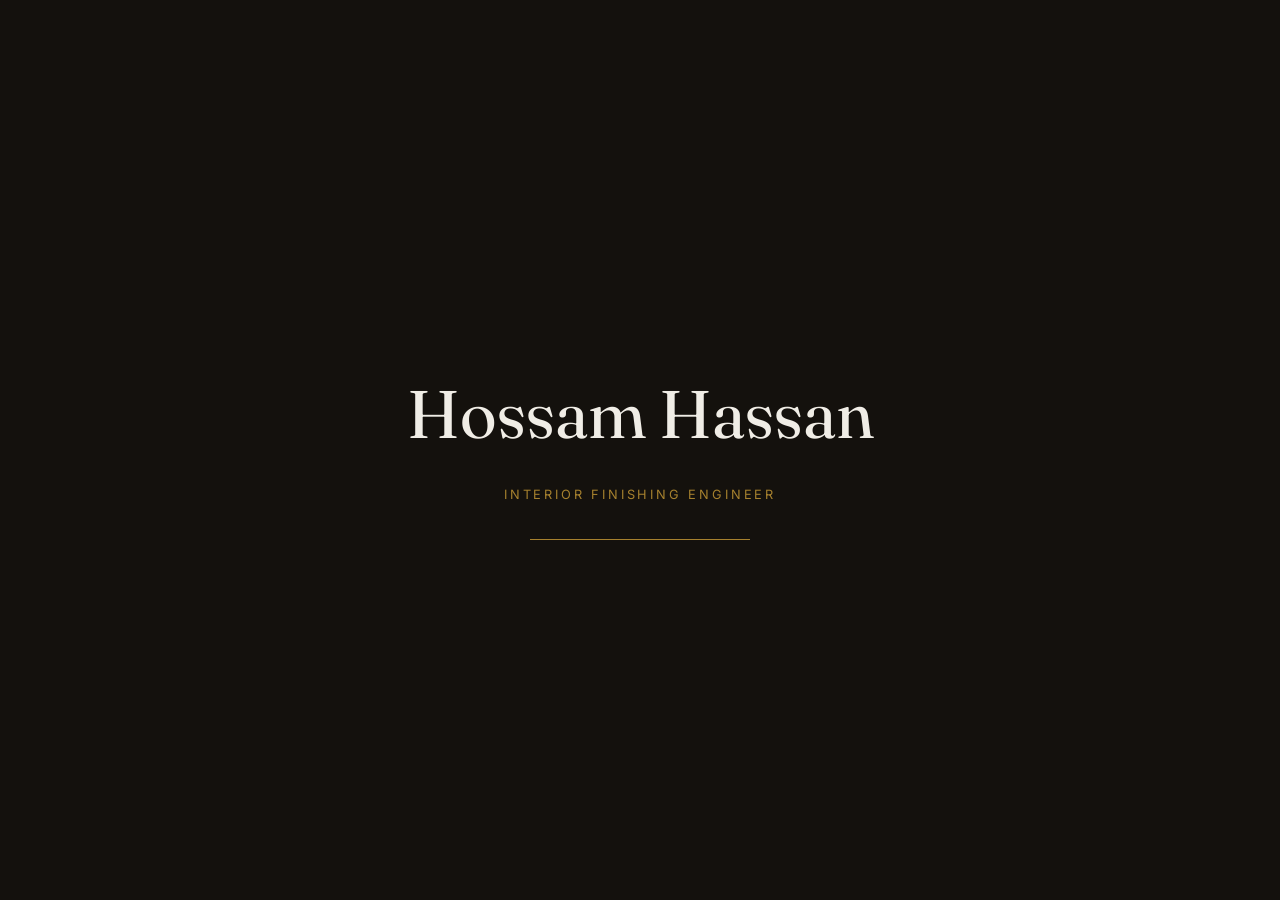
<file: index.html>
<!DOCTYPE html>
<html lang="en">
<head>
<meta charset="UTF-8">
<meta name="viewport" content="width=device-width, initial-scale=1.0">
<title>Eng. Hossam Hassan — Interior Finishing</title>
<meta name="description" content="Eng. Hossam Hassan — high-end interior finishing for villas, apartments, offices and commercial spaces. 12+ years of experience.">
<link rel="preconnect" href="https://fonts.googleapis.com">
<link rel="preconnect" href="https://fonts.gstatic.com" crossorigin>
<link rel="stylesheet" href="css/style.css">
<style>
  html,body{ background:#14110D; height:100%; }
</style>
</head>
<body>

<div class="loader-screen" id="loader">
  <div class="loader-name" id="loaderName" aria-label="Eng. Hossam Hassan"></div>
  <div class="loader-role">Interior Finishing Engineer</div>
  <div class="loader-bar"><span></span></div>
</div>

<script>
  const text = "Hossam Hassan";
  const el = document.getElementById('loaderName');
  [...text].forEach((ch, i) => {
    const span = document.createElement('span');
    span.textContent = ch === ' ' ? '\u00A0' : ch;
    span.style.animationDelay = (i * 0.045) + 's';
    el.appendChild(span);
  });

  const redirect = () => { window.location.href = 'home/index.html'; };
  setTimeout(redirect, 2400);

  document.getElementById('loader').addEventListener('click', redirect);
</script>
</body>
</html>
</file>
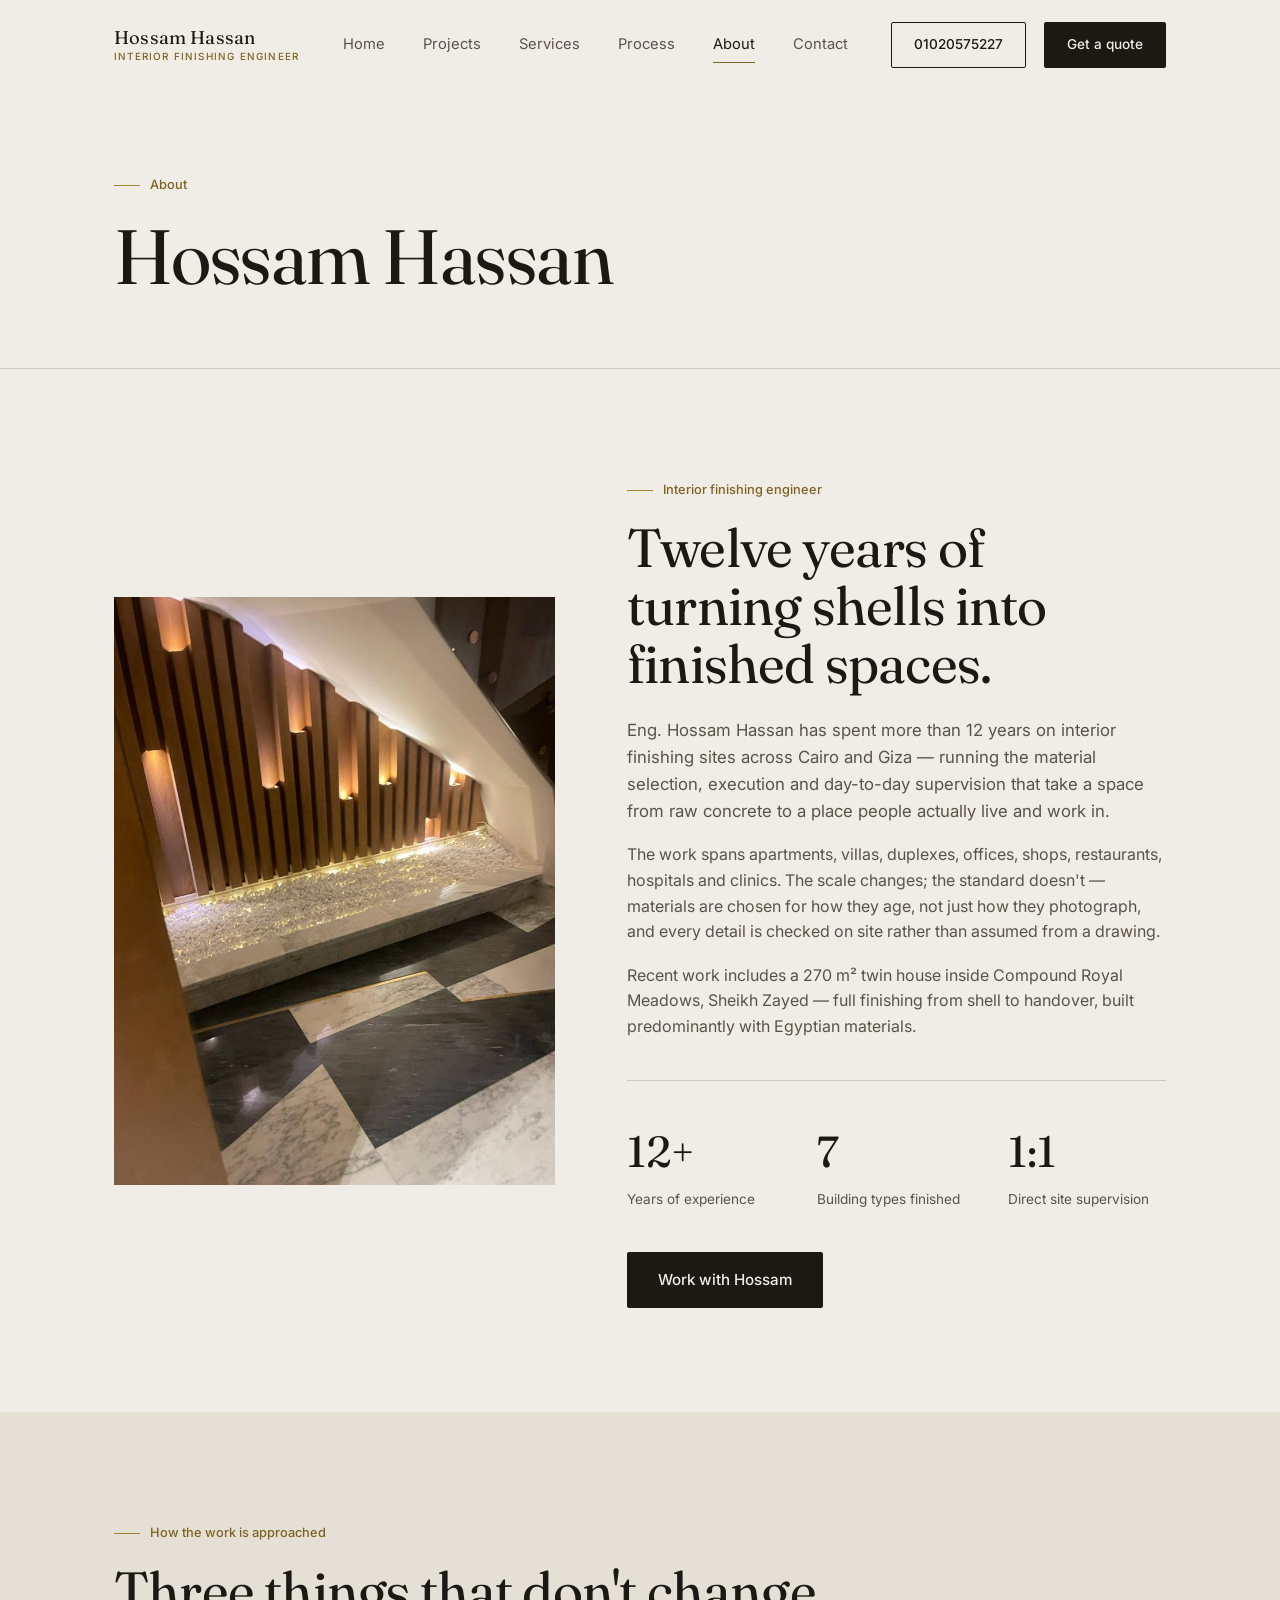
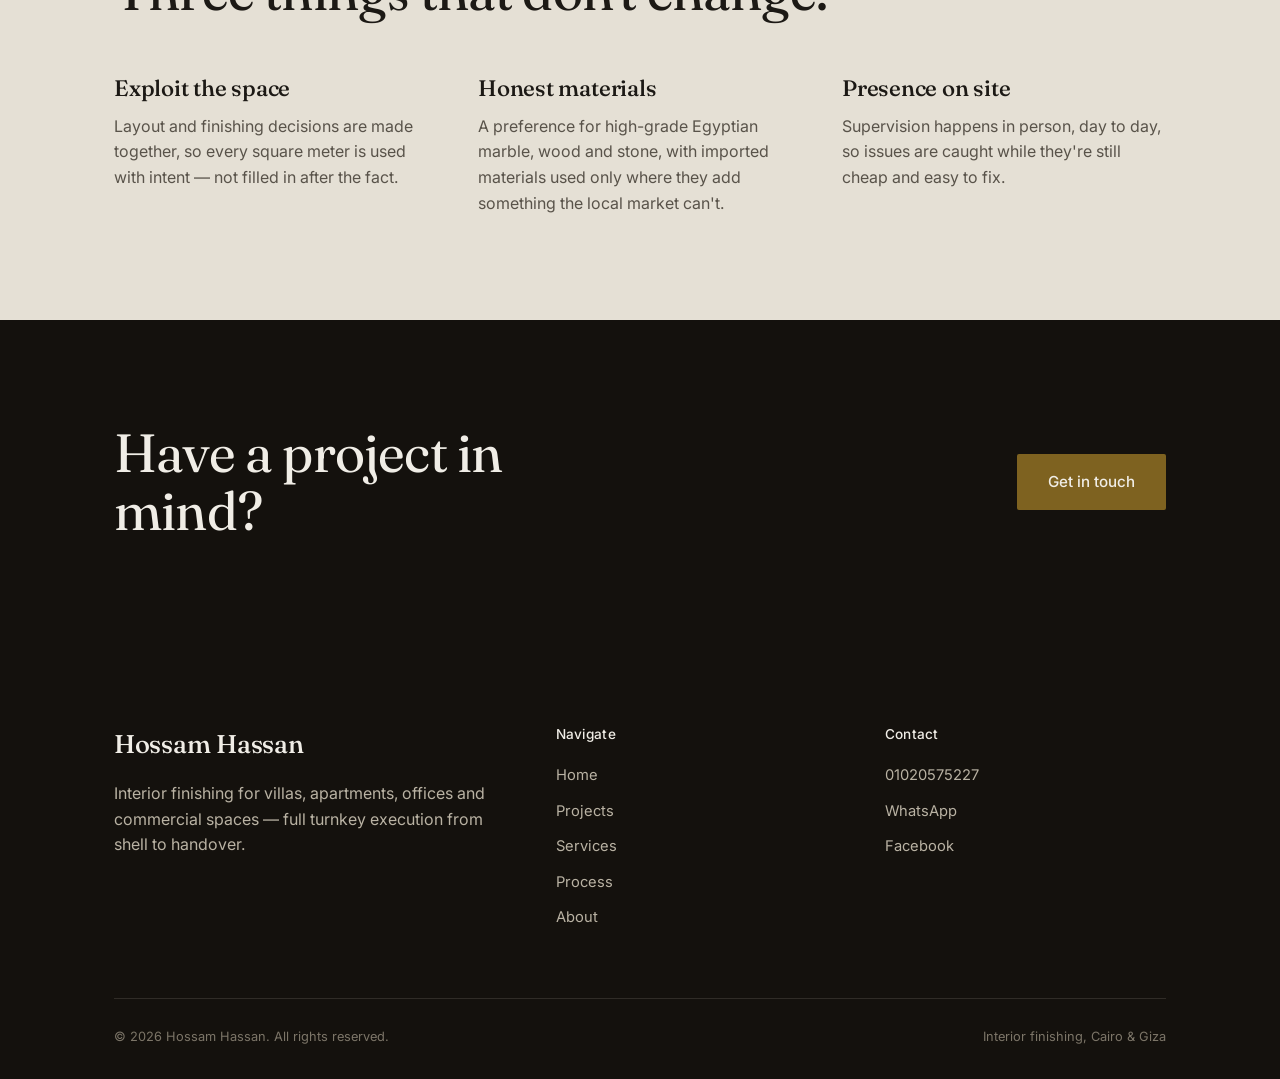
<file: about/index.html>
<!DOCTYPE html>
<html lang="en">
<head>
<meta charset="UTF-8">
<meta name="viewport" content="width=device-width, initial-scale=1.0">
<title>About — Hossam Hassan</title>
<meta name="description" content="About Eng. Hossam Hassan, interior finishing engineer with 12+ years of experience.">
<link rel="preconnect" href="https://fonts.googleapis.com">
<link rel="preconnect" href="https://fonts.gstatic.com" crossorigin>
<link rel="stylesheet" href="../css/style.css">
</head>
<body>

<header class="site-header">
  <div class="wrap nav-row">
    <a href="../home/index.html" class="brand">Hossam Hassan<small>INTERIOR FINISHING ENGINEER</small></a>
    <nav class="nav-links">
      <a href="../home/index.html">Home</a>
      <a href="../projects/index.html">Projects</a>
      <a href="../services/index.html">Services</a>
      <a href="../process/index.html">Process</a>
      <a href="../about/index.html">About</a>
      <a href="../contact/index.html">Contact</a>
    </nav>
    <div class="nav-cta">
      <a href="tel:+201020575227" class="btn btn-line">01020575227</a>
      <a href="../contact/index.html" class="btn btn-primary">Get a quote</a>
    </div>
    <button class="nav-toggle" aria-label="Menu"><span></span><span></span><span></span></button>
  </div>
</header>

<section class="page-hero">
  <div class="wrap">
    <span class="kicker">About</span>
    <h1 class="display-1">Hossam Hassan</h1>
  </div>
</section>

<section class="section">
  <div class="wrap about-grid">
    <div class="about-media reveal">
      <img src="../assets/projects/project-1/03.jpg" alt="Marble and wood finishing detail by Eng. Hossam Hassan">
    </div>
    <div class="reveal reveal-delay-1">
      <span class="kicker">Interior finishing engineer</span>
      <h2 class="display-2">Twelve years of turning shells into finished spaces.</h2>
      <p class="body-text" style="margin-top:24px; font-size:1.05rem;">Eng. Hossam Hassan has spent more than 12 years on interior finishing sites across Cairo and Giza — running the material selection, execution and day-to-day supervision that take a space from raw concrete to a place people actually live and work in.</p>
      <p class="body-text" style="margin-top:18px;">The work spans apartments, villas, duplexes, offices, shops, restaurants, hospitals and clinics. The scale changes; the standard doesn't — materials are chosen for how they age, not just how they photograph, and every detail is checked on site rather than assumed from a drawing.</p>
      <p class="body-text" style="margin-top:18px;">Recent work includes a 270 m² twin house inside Compound Royal Meadows, Sheikh Zayed — full finishing from shell to handover, built predominantly with Egyptian materials.</p>
      <div class="stat-row" style="margin-top:40px;">
        <div class="stat"><b>12+</b><span>Years of experience</span></div>
        <div class="stat"><b>7</b><span>Building types finished</span></div>
        <div class="stat"><b>1:1</b><span>Direct site supervision</span></div>
      </div>
      <a href="../contact/index.html" class="btn btn-primary" style="display:inline-flex; margin-top:40px;">Work with Hossam</a>
    </div>
  </div>
</section>

<section class="section section-alt">
  <div class="wrap">
    <div class="section-head reveal">
      <div>
        <span class="kicker">How the work is approached</span>
        <h2 class="display-2">Three things that don't change.</h2>
      </div>
    </div>
    <div class="value-grid reveal reveal-delay-1">
      <div>
        <h3 class="display-3" style="font-size:1.4rem;">Exploit the space</h3>
        <p class="body-text" style="margin-top:12px;">Layout and finishing decisions are made together, so every square meter is used with intent — not filled in after the fact.</p>
      </div>
      <div>
        <h3 class="display-3" style="font-size:1.4rem;">Honest materials</h3>
        <p class="body-text" style="margin-top:12px;">A preference for high-grade Egyptian marble, wood and stone, with imported materials used only where they add something the local market can't.</p>
      </div>
      <div>
        <h3 class="display-3" style="font-size:1.4rem;">Presence on site</h3>
        <p class="body-text" style="margin-top:12px;">Supervision happens in person, day to day, so issues are caught while they're still cheap and easy to fix.</p>
      </div>
    </div>
  </div>
</section>

<section class="section section-dark">
  <div class="wrap cta-banner reveal">
    <h2 class="display-2">Have a project in mind?</h2>
    <a href="../contact/index.html" class="btn btn-primary" style="background:var(--gold-deep);">Get in touch</a>
  </div>
</section>

<footer class="site-footer">
  <div class="wrap">
    <div class="footer-top">
      <div>
        <h3>Hossam Hassan</h3>
        <p>Interior finishing for villas, apartments, offices and commercial spaces — full turnkey execution from shell to handover.</p>
      </div>
      <div class="footer-col">
        <b>Navigate</b>
        <a href="../home/index.html">Home</a>
        <a href="../projects/index.html">Projects</a>
        <a href="../services/index.html">Services</a>
        <a href="../process/index.html">Process</a>
        <a href="../about/index.html">About</a>
      </div>
      <div class="footer-col">
        <b>Contact</b>
        <a href="tel:+201020575227">01020575227</a>
        <a href="https://wa.me/201020575227" target="_blank" rel="noopener">WhatsApp</a>
        <a href="https://www.facebook.com/share/1bg3gErBh6/" target="_blank" rel="noopener">Facebook</a>
      </div>
    </div>
    <div class="footer-bottom">
      <span>© 2026 Hossam Hassan. All rights reserved.</span>
      <span>Interior finishing, Cairo &amp; Giza</span>
    </div>
  </div>
</footer>

<script src="../js/data.js"></script>
<script src="../js/main.js"></script>
</body>
</html>
</file>
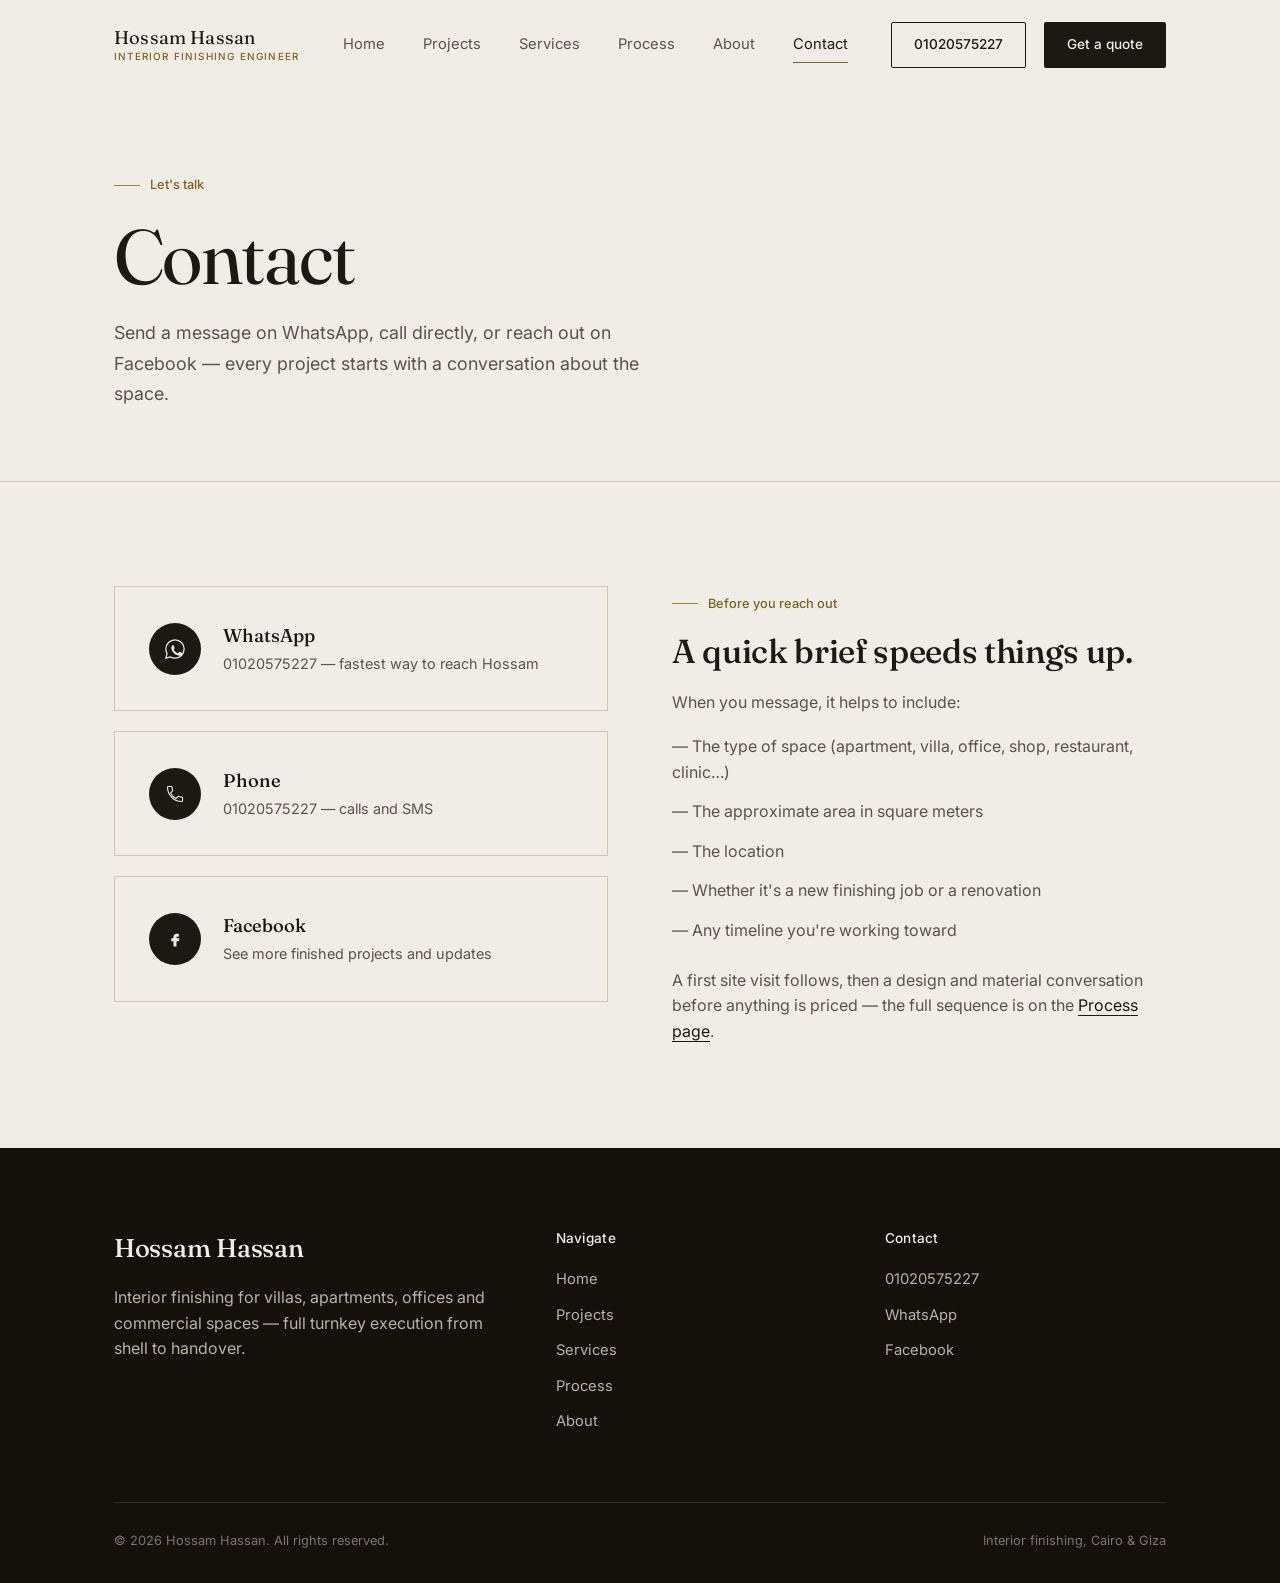
<file: contact/index.html>
<!DOCTYPE html>
<html lang="en">
<head>
<meta charset="UTF-8">
<meta name="viewport" content="width=device-width, initial-scale=1.0">
<title>Contact — Hossam Hassan</title>
<meta name="description" content="Get in touch with Eng. Hossam Hassan for interior finishing projects.">
<link rel="preconnect" href="https://fonts.googleapis.com">
<link rel="preconnect" href="https://fonts.gstatic.com" crossorigin>
<link rel="stylesheet" href="../css/style.css">
</head>
<body>

<header class="site-header">
  <div class="wrap nav-row">
    <a href="../home/index.html" class="brand">Hossam Hassan<small>INTERIOR FINISHING ENGINEER</small></a>
    <nav class="nav-links">
      <a href="../home/index.html">Home</a>
      <a href="../projects/index.html">Projects</a>
      <a href="../services/index.html">Services</a>
      <a href="../process/index.html">Process</a>
      <a href="../about/index.html">About</a>
      <a href="../contact/index.html">Contact</a>
    </nav>
    <div class="nav-cta">
      <a href="tel:+201020575227" class="btn btn-line">01020575227</a>
      <a href="../contact/index.html" class="btn btn-primary">Get a quote</a>
    </div>
    <button class="nav-toggle" aria-label="Menu"><span></span><span></span><span></span></button>
  </div>
</header>

<section class="page-hero">
  <div class="wrap">
    <span class="kicker">Let's talk</span>
    <h1 class="display-1">Contact</h1>
    <p class="lede" style="margin-top:22px;">Send a message on WhatsApp, call directly, or reach out on Facebook — every project starts with a conversation about the space.</p>
  </div>
</section>

<section class="section">
  <div class="wrap contact-grid">

    <div class="reveal" style="display:grid; gap:20px; align-content:start;">
      <a class="contact-card" href="https://wa.me/201020575227" target="_blank" rel="noopener">
        <span class="ic">
          <svg width="22" height="22" viewBox="0 0 24 24" fill="none"><path d="M12 2C6.48 2 2 6.48 2 12c0 1.85.5 3.58 1.36 5.07L2 22l5.07-1.33A9.94 9.94 0 0012 22c5.52 0 10-4.48 10-10S17.52 2 12 2z" stroke="currentColor" stroke-width="1.3"/><path d="M8.5 8.5c.2-.5.6-.5.9-.5h.6c.2 0 .45 0 .65.5.25.6.8 2 .87 2.16.08.16.13.35.02.56-.1.2-.16.32-.3.5-.16.16-.32.36-.46.48-.16.16-.32.32-.14.63.18.32.8 1.32 1.72 2.14 1.18 1.05 2.18 1.38 2.5 1.53.32.16.5.13.68-.08.2-.2.8-.94 1-1.27.2-.32.4-.27.68-.16.28.1 1.77.84 2.07 1 .3.16.5.24.57.37.08.14.08.78-.18 1.53-.27.75-1.55 1.44-2.13 1.5-.58.06-1.02.28-3.45-.72-2.93-1.2-4.77-4.14-4.9-4.33-.15-.19-1.2-1.6-1.2-3.05 0-1.46.75-2.16 1-2.46z" fill="currentColor"/></svg>
        </span>
        <div><b>WhatsApp</b><span>01020575227 — fastest way to reach Hossam</span></div>
      </a>

      <a class="contact-card" href="tel:+201020575227">
        <span class="ic">
          <svg width="20" height="20" viewBox="0 0 24 24" fill="none"><path d="M6.6 10.8c1.4 2.8 3.8 5.2 6.6 6.6l2.2-2.2c.3-.3.7-.4 1-.2 1.1.4 2.3.6 3.6.6.6 0 1 .4 1 1V20c0 .6-.4 1-1 1C10.7 21 3 13.3 3 4c0-.6.4-1 1-1h3.5c.6 0 1 .4 1 1 0 1.3.2 2.5.6 3.6.1.4 0 .8-.2 1L6.6 10.8z" stroke="currentColor" stroke-width="1.3"/></svg>
        </span>
        <div><b>Phone</b><span>01020575227 — calls and SMS</span></div>
      </a>

      <a class="contact-card" href="https://www.facebook.com/share/1bg3gErBh6/" target="_blank" rel="noopener">
        <span class="ic">
          <svg width="18" height="18" viewBox="0 0 24 24" fill="none"><path d="M14 9h3V5h-3c-2.2 0-4 1.8-4 4v2H7v4h3v7h4v-7h3l1-4h-4V9c0-.6.4-1 1-1z" fill="currentColor"/></svg>
        </span>
        <div><b>Facebook</b><span>See more finished projects and updates</span></div>
      </a>
    </div>

    <div class="reveal reveal-delay-1">
      <span class="kicker">Before you reach out</span>
      <h2 class="display-3">A quick brief speeds things up.</h2>
      <p class="body-text" style="margin-top:20px;">When you message, it helps to include:</p>
      <ul style="margin-top:18px; display:grid; gap:14px;">
        <li class="body-text">— The type of space (apartment, villa, office, shop, restaurant, clinic…)</li>
        <li class="body-text">— The approximate area in square meters</li>
        <li class="body-text">— The location</li>
        <li class="body-text">— Whether it's a new finishing job or a renovation</li>
        <li class="body-text">— Any timeline you're working toward</li>
      </ul>
      <p class="body-text" style="margin-top:24px;">A first site visit follows, then a design and material conversation before anything is priced — the full sequence is on the <a href="../process/index.html" class="btn-ghost" style="display:inline;">Process page</a>.</p>
    </div>

  </div>
</section>

<footer class="site-footer">
  <div class="wrap">
    <div class="footer-top">
      <div>
        <h3>Hossam Hassan</h3>
        <p>Interior finishing for villas, apartments, offices and commercial spaces — full turnkey execution from shell to handover.</p>
      </div>
      <div class="footer-col">
        <b>Navigate</b>
        <a href="../home/index.html">Home</a>
        <a href="../projects/index.html">Projects</a>
        <a href="../services/index.html">Services</a>
        <a href="../process/index.html">Process</a>
        <a href="../about/index.html">About</a>
      </div>
      <div class="footer-col">
        <b>Contact</b>
        <a href="tel:+201020575227">01020575227</a>
        <a href="https://wa.me/201020575227" target="_blank" rel="noopener">WhatsApp</a>
        <a href="https://www.facebook.com/share/1bg3gErBh6/" target="_blank" rel="noopener">Facebook</a>
      </div>
    </div>
    <div class="footer-bottom">
      <span>© 2026 Hossam Hassan. All rights reserved.</span>
      <span>Interior finishing, Cairo &amp; Giza</span>
    </div>
  </div>
</footer>

<script src="../js/data.js"></script>
<script src="../js/main.js"></script>
</body>
</html>
</file>
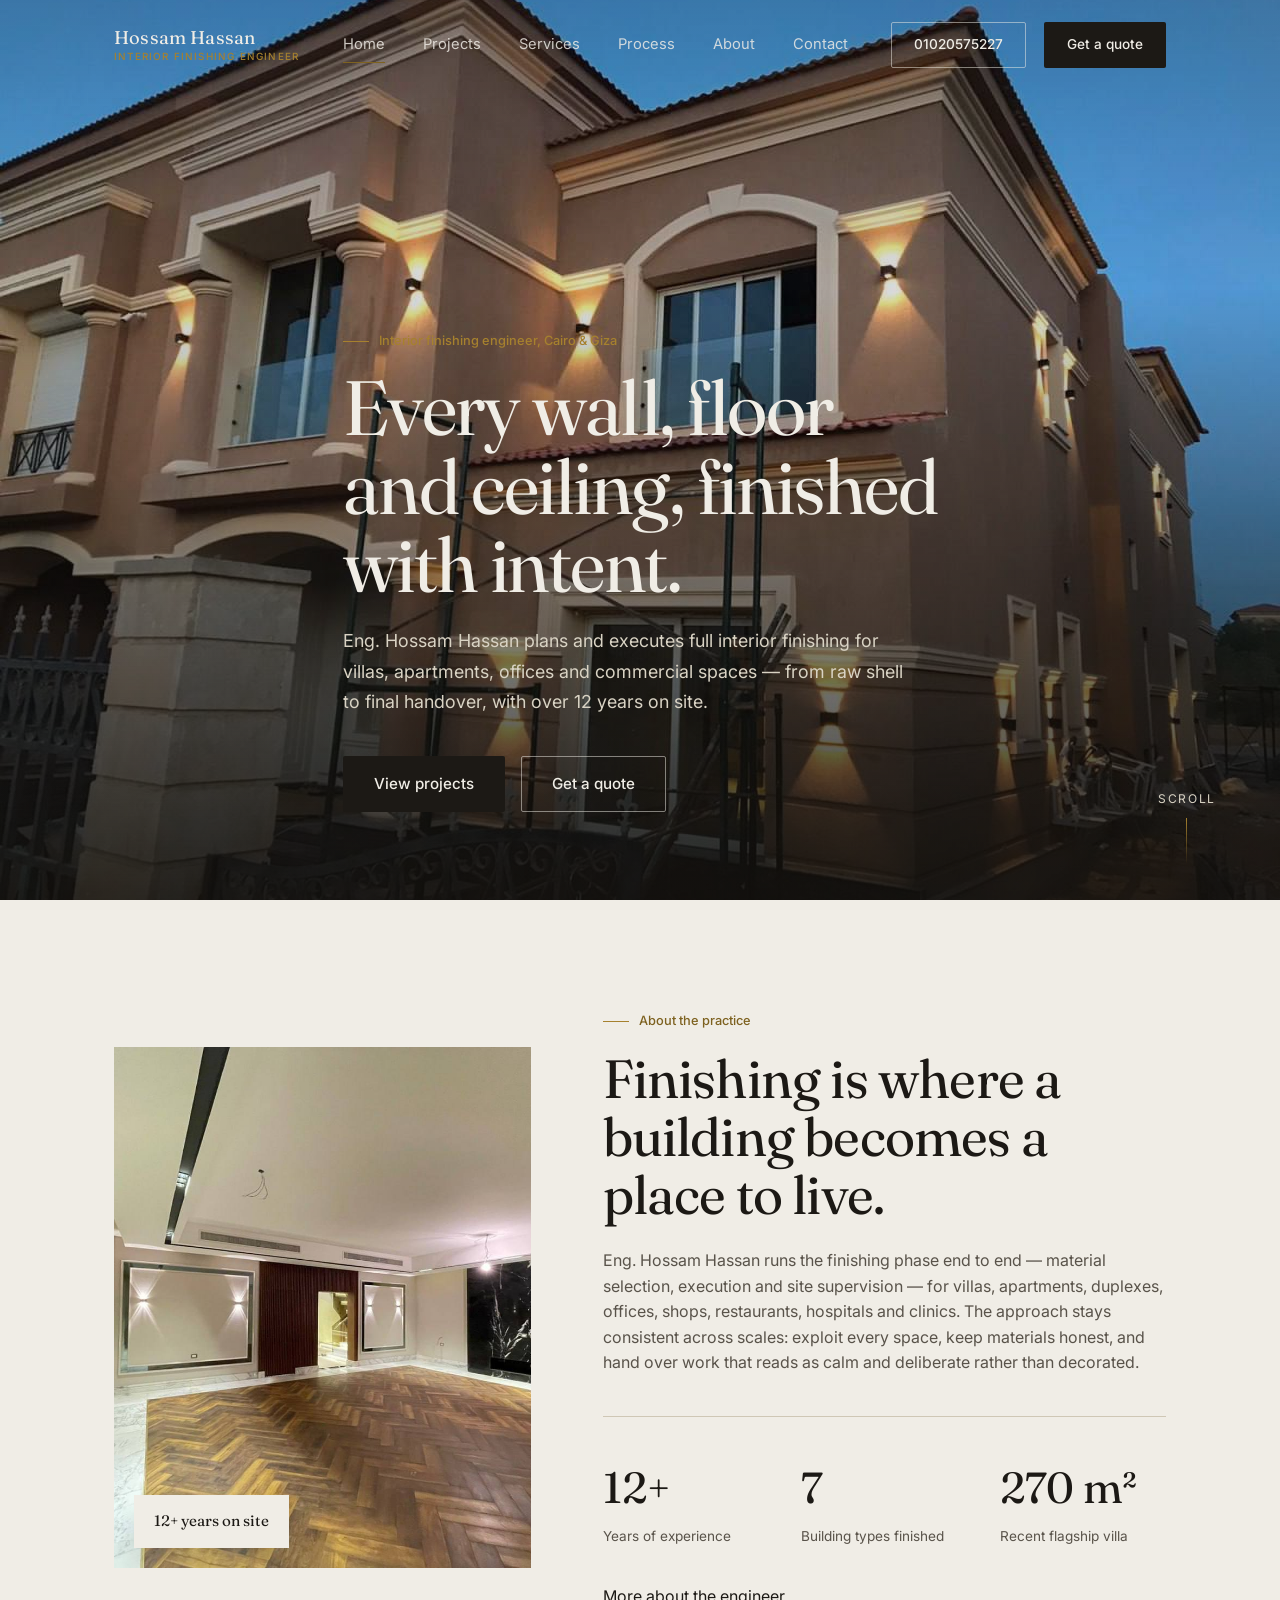
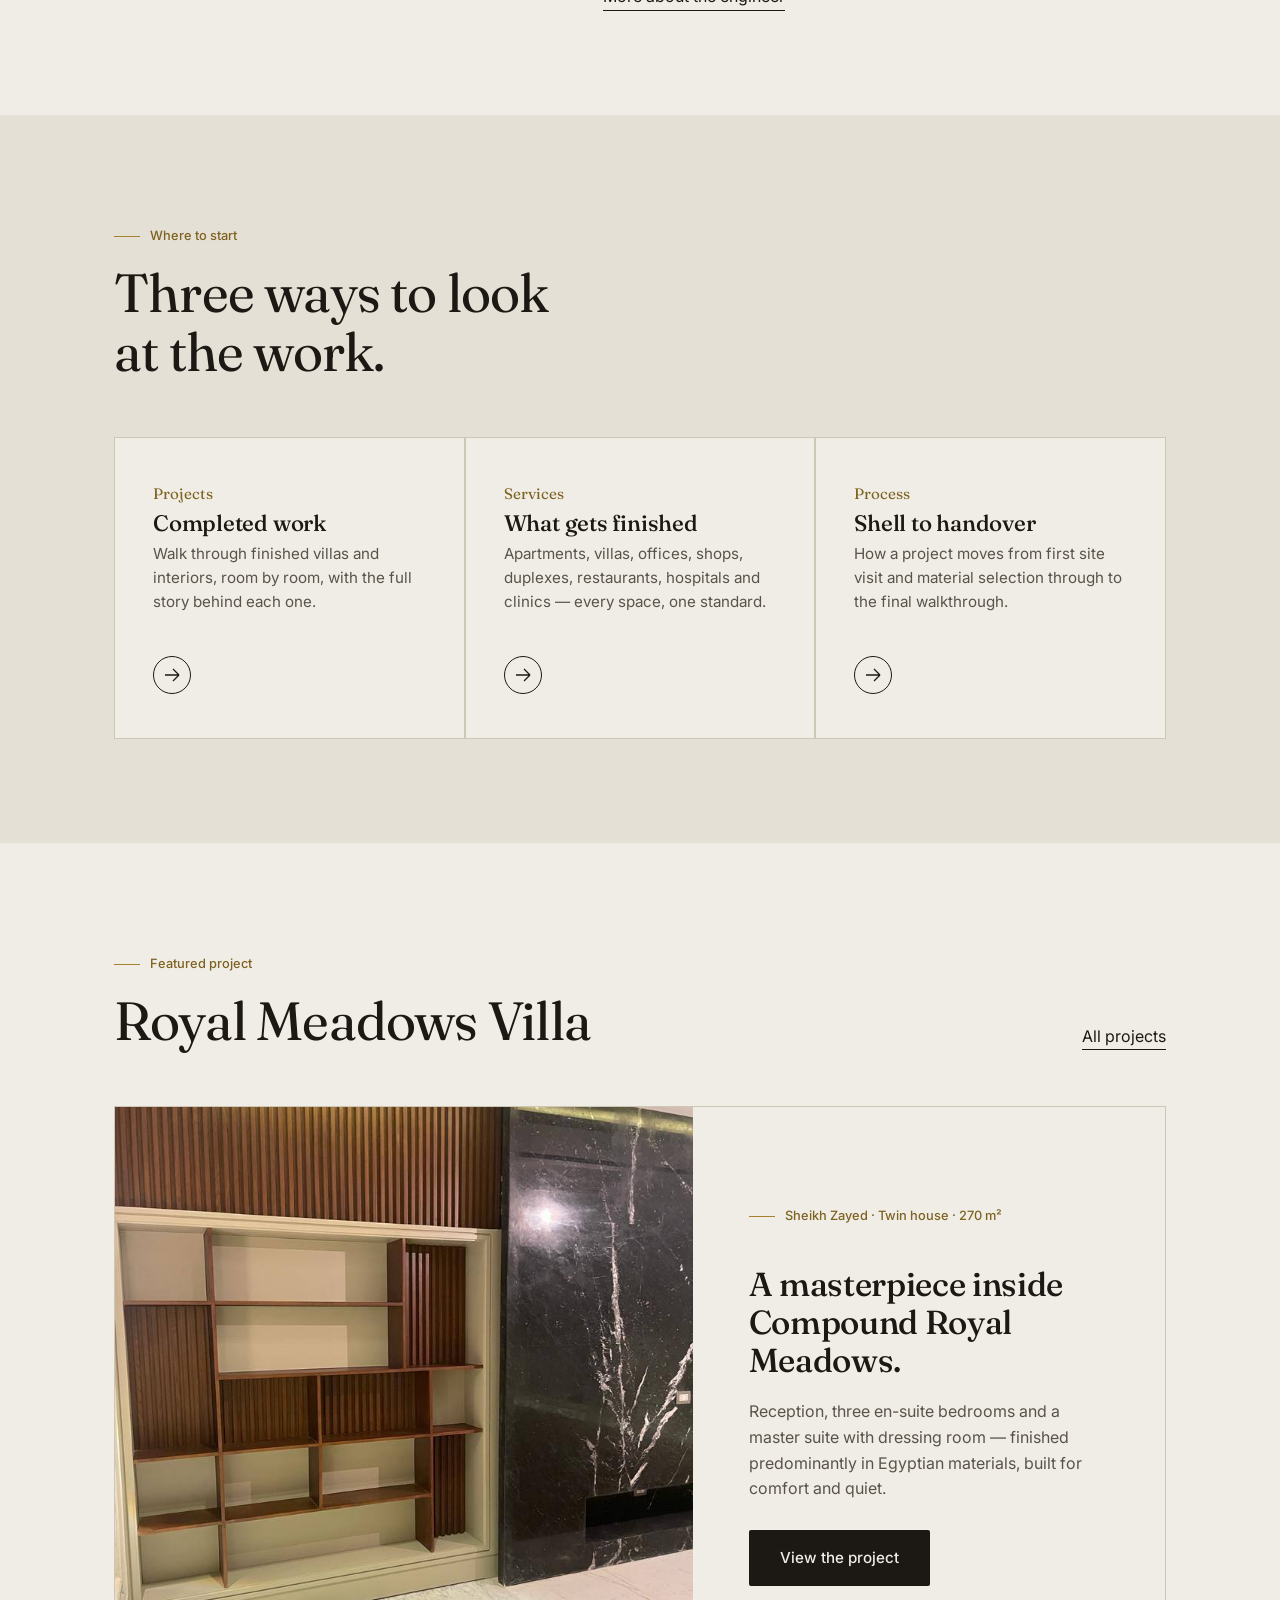
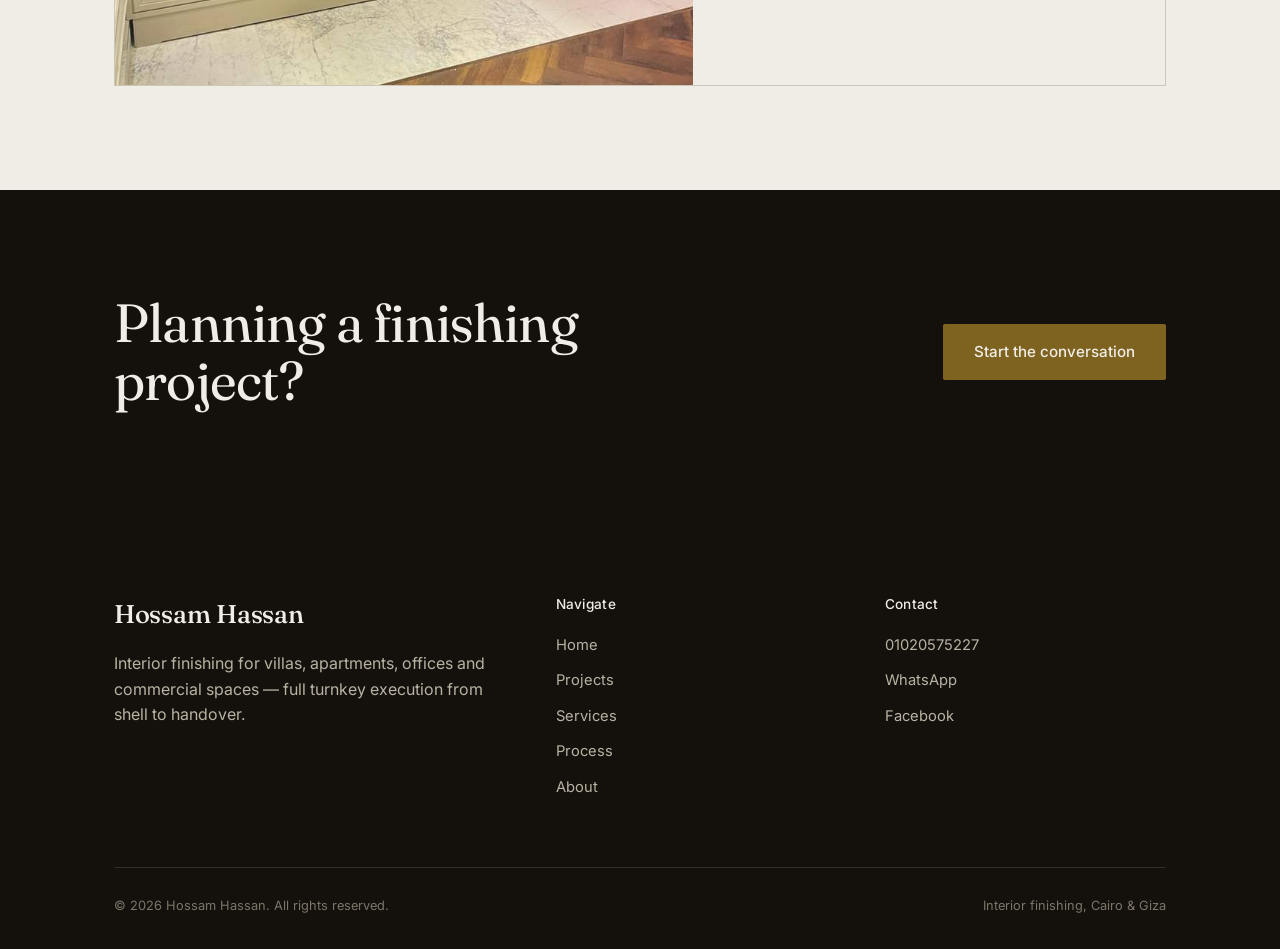
<file: home/index.html>
<!DOCTYPE html>
<html lang="en">
<head>
<meta charset="UTF-8">
<meta name="viewport" content="width=device-width, initial-scale=1.0">
<title>Eng. Hossam Hassan — Interior Finishing Engineer</title>
<meta name="description" content="Eng. Hossam Hassan — high-end interior finishing for villas, apartments, offices, shops, duplexes, restaurants, hospitals and clinics. 12+ years of experience.">
<link rel="preconnect" href="https://fonts.googleapis.com">
<link rel="preconnect" href="https://fonts.gstatic.com" crossorigin>
<link rel="stylesheet" href="../css/style.css">
</head>
<body>

<header class="site-header on-dark">
  <div class="wrap nav-row">
    <a href="../home/index.html" class="brand">Hossam Hassan<small>INTERIOR FINISHING ENGINEER</small></a>
    <nav class="nav-links">
      <a href="../home/index.html">Home</a>
      <a href="../projects/index.html">Projects</a>
      <a href="../services/index.html">Services</a>
      <a href="../process/index.html">Process</a>
      <a href="../about/index.html">About</a>
      <a href="../contact/index.html">Contact</a>
    </nav>
    <div class="nav-cta">
      <a href="tel:+201020575227" class="btn btn-line">01020575227</a>
      <a href="../contact/index.html" class="btn btn-primary">Get a quote</a>
    </div>
    <button class="nav-toggle" aria-label="Menu"><span></span><span></span><span></span></button>
  </div>
</header>

<!-- Hero -->
<section class="hero">
  <div class="hero-media"><img src="../assets/projects/project-1/01.jpg" alt="Royal Meadows villa exterior, finished by Eng. Hossam Hassan"></div>
  <div class="hero-overlay"></div>
  <div class="wrap hero-content">
    <span class="kicker">Interior finishing engineer, Cairo &amp; Giza</span>
    <h1 class="display-1">Every wall, floor<br>and ceiling, finished<br>with intent.</h1>
    <p class="lede">Eng. Hossam Hassan plans and executes full interior finishing for villas, apartments, offices and commercial spaces — from raw shell to final handover, with over 12 years on site.</p>
    <div class="hero-actions">
      <a href="../projects/index.html" class="btn btn-primary">View projects</a>
      <a href="../contact/index.html" class="btn btn-line">Get a quote</a>
    </div>
  </div>
  <div class="scroll-cue"><span>SCROLL</span><span class="line"></span></div>
</section>

<!-- Intro -->
<section class="section">
  <div class="wrap intro-grid">
    <div class="intro-media reveal">
      <img src="../assets/projects/project-1/05.jpg" alt="Marble bathroom finishing detail">
      <div class="tag-chip">12+ years on site</div>
    </div>
    <div class="reveal reveal-delay-1">
      <span class="kicker">About the practice</span>
      <h2 class="display-2">Finishing is where a building becomes a place to live.</h2>
      <p class="body-text" style="margin-top:24px;">Eng. Hossam Hassan runs the finishing phase end to end — material selection, execution and site supervision — for villas, apartments, duplexes, offices, shops, restaurants, hospitals and clinics. The approach stays consistent across scales: exploit every space, keep materials honest, and hand over work that reads as calm and deliberate rather than decorated.</p>
      <div class="stat-row" style="margin-top:40px;">
        <div class="stat"><b>12+</b><span>Years of experience</span></div>
        <div class="stat"><b>7</b><span>Building types finished</span></div>
        <div class="stat"><b>270 m²</b><span>Recent flagship villa</span></div>
      </div>
      <a href="../about/index.html" class="btn-ghost" style="display:inline-block; margin-top:36px;">More about the engineer</a>
    </div>
  </div>
</section>

<!-- Feature cards -->
<section class="section section-alt">
  <div class="wrap">
    <div class="section-head reveal">
      <div>
        <span class="kicker">Where to start</span>
        <h2 class="display-2">Three ways to look<br>at the work.</h2>
      </div>
    </div>
    <div class="feature-grid reveal reveal-delay-1">
      <a class="feature-card" href="../projects/index.html">
        <div>
          <div class="num">Projects</div>
          <h3>Completed work</h3>
          <p>Walk through finished villas and interiors, room by room, with the full story behind each one.</p>
        </div>
        <div class="arrow"><svg width="16" height="16" viewBox="0 0 16 16" fill="none"><path d="M1 8H15M15 8L9 2M15 8L9 14" stroke="currentColor" stroke-width="1.3"/></svg></div>
      </a>
      <a class="feature-card" href="../services/index.html">
        <div>
          <div class="num">Services</div>
          <h3>What gets finished</h3>
          <p>Apartments, villas, offices, shops, duplexes, restaurants, hospitals and clinics — every space, one standard.</p>
        </div>
        <div class="arrow"><svg width="16" height="16" viewBox="0 0 16 16" fill="none"><path d="M1 8H15M15 8L9 2M15 8L9 14" stroke="currentColor" stroke-width="1.3"/></svg></div>
      </a>
      <a class="feature-card" href="../process/index.html">
        <div>
          <div class="num">Process</div>
          <h3>Shell to handover</h3>
          <p>How a project moves from first site visit and material selection through to the final walkthrough.</p>
        </div>
        <div class="arrow"><svg width="16" height="16" viewBox="0 0 16 16" fill="none"><path d="M1 8H15M15 8L9 2M15 8L9 14" stroke="currentColor" stroke-width="1.3"/></svg></div>
      </a>
    </div>
  </div>
</section>

<!-- Featured project -->
<section class="section">
  <div class="wrap">
    <div class="section-head reveal">
      <div>
        <span class="kicker">Featured project</span>
        <h2 class="display-2">Royal Meadows Villa</h2>
      </div>
      <a href="../projects/index.html" class="btn-ghost">All projects</a>
    </div>
    <div class="teaser reveal reveal-delay-1">
      <div class="teaser-media">
        <img src="../assets/projects/project-1/12.jpg" alt="Royal Meadows villa living space finishing">
      </div>
      <div class="teaser-body">
        <span class="kicker">Sheikh Zayed · Twin house · 270 m²</span>
        <h3 class="display-3">A masterpiece inside Compound Royal Meadows.</h3>
        <p class="body-text">Reception, three en-suite bedrooms and a master suite with dressing room — finished predominantly in Egyptian materials, built for comfort and quiet.</p>
        <a href="../project/index.html?id=1" class="btn btn-primary" style="align-self:flex-start; margin-top:8px;">View the project</a>
      </div>
    </div>
  </div>
</section>

<!-- CTA -->
<section class="section section-dark">
  <div class="wrap cta-banner reveal">
    <h2 class="display-2">Planning a finishing project?</h2>
    <a href="../contact/index.html" class="btn btn-primary" style="background:var(--gold-deep);">Start the conversation</a>
  </div>
</section>

<footer class="site-footer">
  <div class="wrap">
    <div class="footer-top">
      <div>
        <h3>Hossam Hassan</h3>
        <p>Interior finishing for villas, apartments, offices and commercial spaces — full turnkey execution from shell to handover.</p>
      </div>
      <div class="footer-col">
        <b>Navigate</b>
        <a href="../home/index.html">Home</a>
        <a href="../projects/index.html">Projects</a>
        <a href="../services/index.html">Services</a>
        <a href="../process/index.html">Process</a>
        <a href="../about/index.html">About</a>
      </div>
      <div class="footer-col">
        <b>Contact</b>
        <a href="tel:+201020575227">01020575227</a>
        <a href="https://wa.me/201020575227" target="_blank" rel="noopener">WhatsApp</a>
        <a href="https://www.facebook.com/share/1bg3gErBh6/" target="_blank" rel="noopener">Facebook</a>
      </div>
    </div>
    <div class="footer-bottom">
      <span>© 2026 Hossam Hassan. All rights reserved.</span>
      <span>Interior finishing, Cairo &amp; Giza</span>
    </div>
  </div>
</footer>

<script src="../js/data.js"></script>
<script src="../js/main.js"></script>
</body>
</html>
</file>
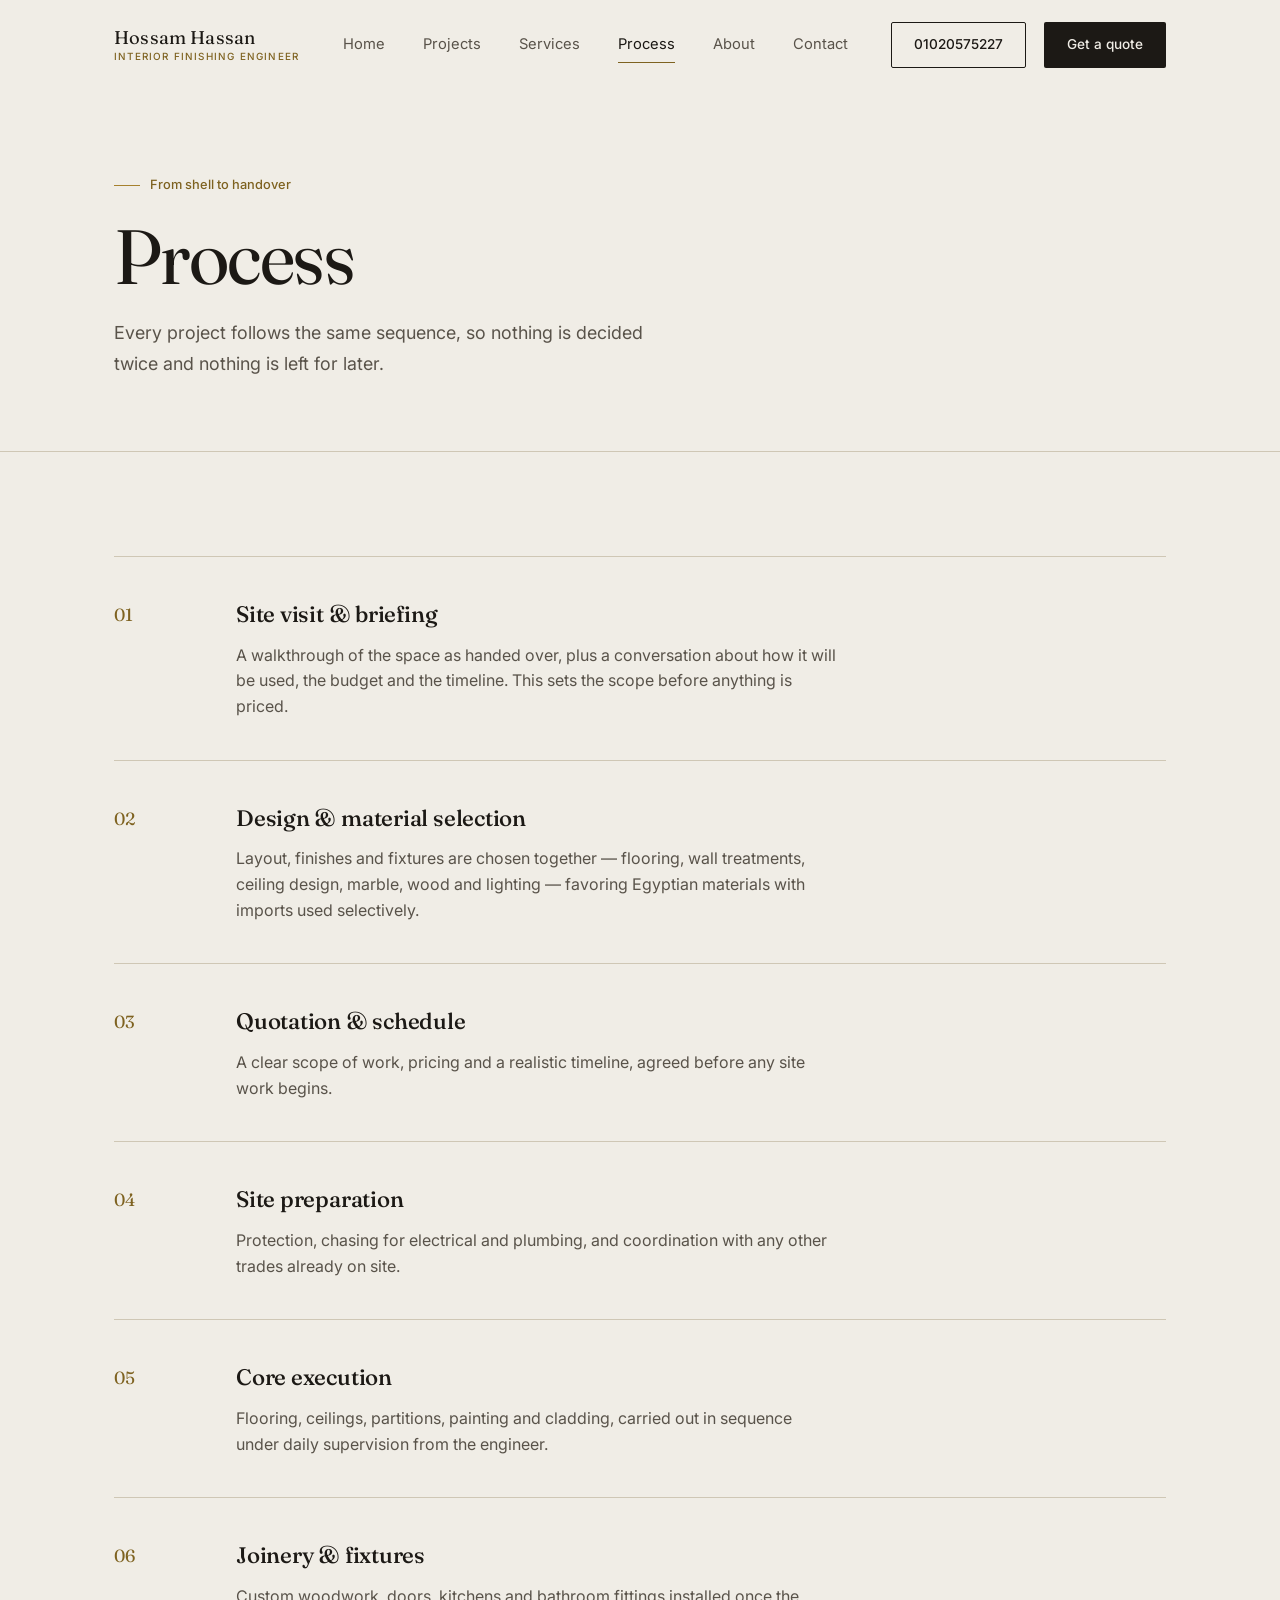
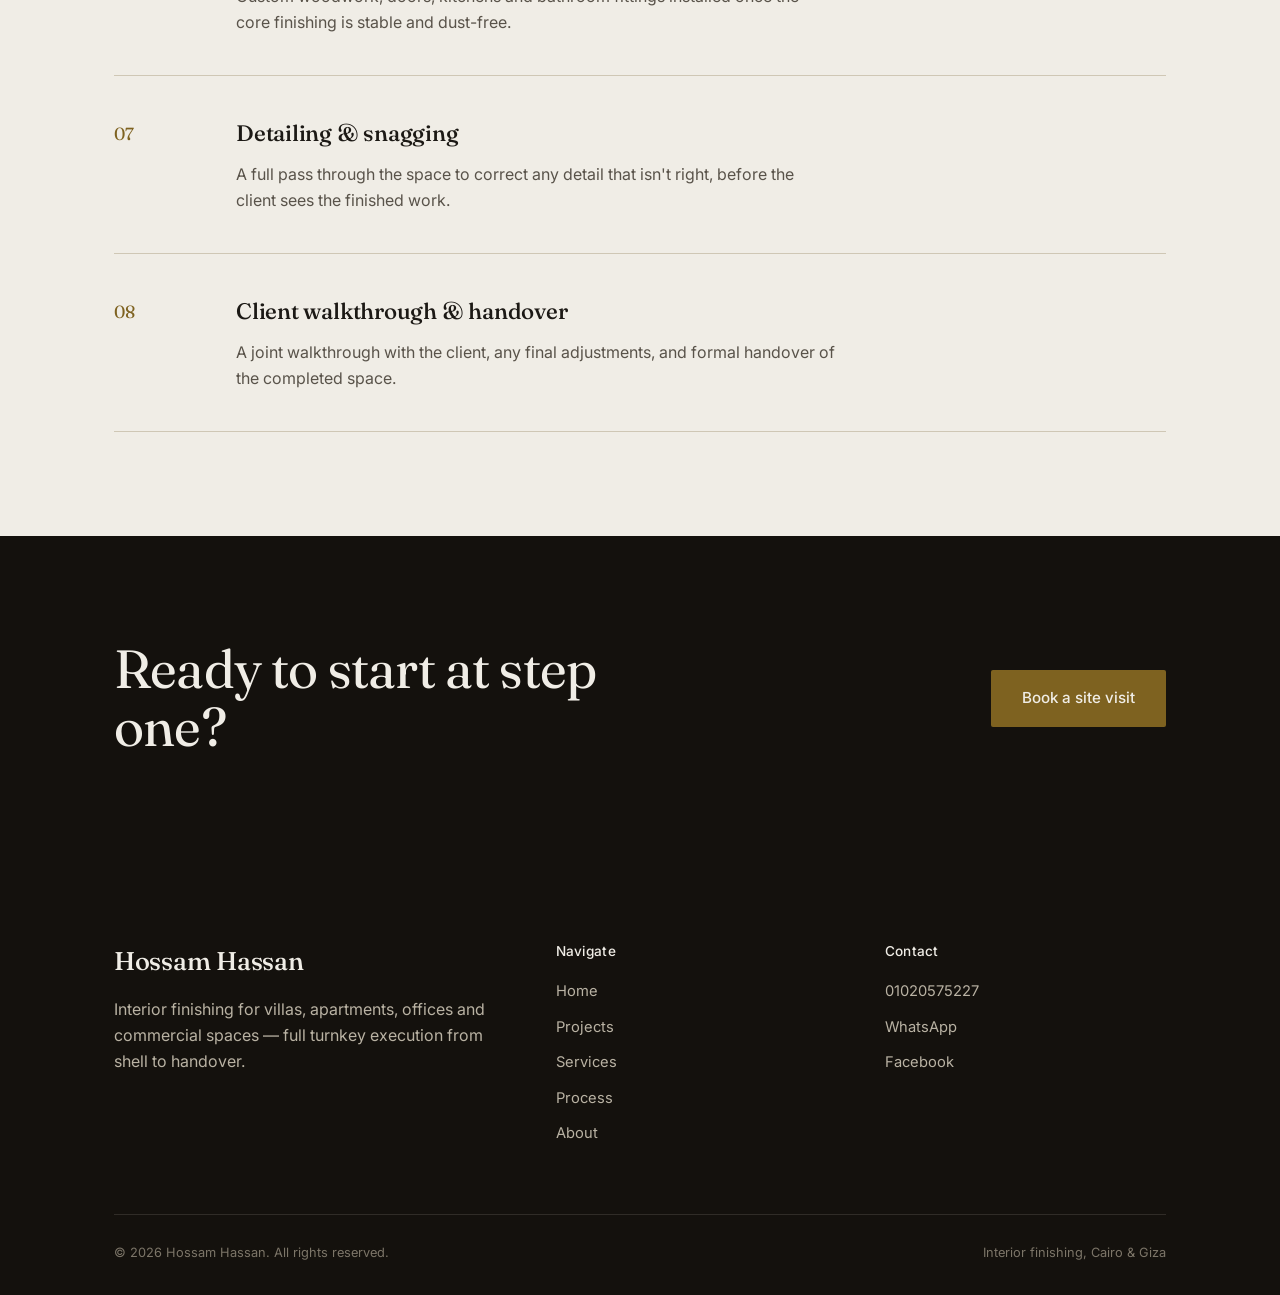
<file: process/index.html>
<!DOCTYPE html>
<html lang="en">
<head>
<meta charset="UTF-8">
<meta name="viewport" content="width=device-width, initial-scale=1.0">
<title>Process — Hossam Hassan</title>
<meta name="description" content="How a finishing project moves from first site visit to final handover.">
<link rel="preconnect" href="https://fonts.googleapis.com">
<link rel="preconnect" href="https://fonts.gstatic.com" crossorigin>
<link rel="stylesheet" href="../css/style.css">
</head>
<body>

<header class="site-header">
  <div class="wrap nav-row">
    <a href="../home/index.html" class="brand">Hossam Hassan<small>INTERIOR FINISHING ENGINEER</small></a>
    <nav class="nav-links">
      <a href="../home/index.html">Home</a>
      <a href="../projects/index.html">Projects</a>
      <a href="../services/index.html">Services</a>
      <a href="../process/index.html">Process</a>
      <a href="../about/index.html">About</a>
      <a href="../contact/index.html">Contact</a>
    </nav>
    <div class="nav-cta">
      <a href="tel:+201020575227" class="btn btn-line">01020575227</a>
      <a href="../contact/index.html" class="btn btn-primary">Get a quote</a>
    </div>
    <button class="nav-toggle" aria-label="Menu"><span></span><span></span><span></span></button>
  </div>
</header>

<section class="page-hero">
  <div class="wrap">
    <span class="kicker">From shell to handover</span>
    <h1 class="display-1">Process</h1>
    <p class="lede" style="margin-top:22px;">Every project follows the same sequence, so nothing is decided twice and nothing is left for later.</p>
  </div>
</section>

<section class="section">
  <div class="wrap">
    <div class="process-list">

      <div class="process-step reveal">
        <span class="step-no">01</span>
        <div>
          <h3>Site visit &amp; briefing</h3>
          <p>A walkthrough of the space as handed over, plus a conversation about how it will be used, the budget and the timeline. This sets the scope before anything is priced.</p>
        </div>
      </div>

      <div class="process-step reveal">
        <span class="step-no">02</span>
        <div>
          <h3>Design &amp; material selection</h3>
          <p>Layout, finishes and fixtures are chosen together — flooring, wall treatments, ceiling design, marble, wood and lighting — favoring Egyptian materials with imports used selectively.</p>
        </div>
      </div>

      <div class="process-step reveal">
        <span class="step-no">03</span>
        <div>
          <h3>Quotation &amp; schedule</h3>
          <p>A clear scope of work, pricing and a realistic timeline, agreed before any site work begins.</p>
        </div>
      </div>

      <div class="process-step reveal">
        <span class="step-no">04</span>
        <div>
          <h3>Site preparation</h3>
          <p>Protection, chasing for electrical and plumbing, and coordination with any other trades already on site.</p>
        </div>
      </div>

      <div class="process-step reveal">
        <span class="step-no">05</span>
        <div>
          <h3>Core execution</h3>
          <p>Flooring, ceilings, partitions, painting and cladding, carried out in sequence under daily supervision from the engineer.</p>
        </div>
      </div>

      <div class="process-step reveal">
        <span class="step-no">06</span>
        <div>
          <h3>Joinery &amp; fixtures</h3>
          <p>Custom woodwork, doors, kitchens and bathroom fittings installed once the core finishing is stable and dust-free.</p>
        </div>
      </div>

      <div class="process-step reveal">
        <span class="step-no">07</span>
        <div>
          <h3>Detailing &amp; snagging</h3>
          <p>A full pass through the space to correct any detail that isn't right, before the client sees the finished work.</p>
        </div>
      </div>

      <div class="process-step reveal">
        <span class="step-no">08</span>
        <div>
          <h3>Client walkthrough &amp; handover</h3>
          <p>A joint walkthrough with the client, any final adjustments, and formal handover of the completed space.</p>
        </div>
      </div>

    </div>
  </div>
</section>

<section class="section section-dark">
  <div class="wrap cta-banner reveal">
    <h2 class="display-2">Ready to start at step one?</h2>
    <a href="../contact/index.html" class="btn btn-primary" style="background:var(--gold-deep);">Book a site visit</a>
  </div>
</section>

<footer class="site-footer">
  <div class="wrap">
    <div class="footer-top">
      <div>
        <h3>Hossam Hassan</h3>
        <p>Interior finishing for villas, apartments, offices and commercial spaces — full turnkey execution from shell to handover.</p>
      </div>
      <div class="footer-col">
        <b>Navigate</b>
        <a href="../home/index.html">Home</a>
        <a href="../projects/index.html">Projects</a>
        <a href="../services/index.html">Services</a>
        <a href="../process/index.html">Process</a>
        <a href="../about/index.html">About</a>
      </div>
      <div class="footer-col">
        <b>Contact</b>
        <a href="tel:+201020575227">01020575227</a>
        <a href="https://wa.me/201020575227" target="_blank" rel="noopener">WhatsApp</a>
        <a href="https://www.facebook.com/share/1bg3gErBh6/" target="_blank" rel="noopener">Facebook</a>
      </div>
    </div>
    <div class="footer-bottom">
      <span>© 2026 Hossam Hassan. All rights reserved.</span>
      <span>Interior finishing, Cairo &amp; Giza</span>
    </div>
  </div>
</footer>

<script src="../js/data.js"></script>
<script src="../js/main.js"></script>
</body>
</html>
</file>
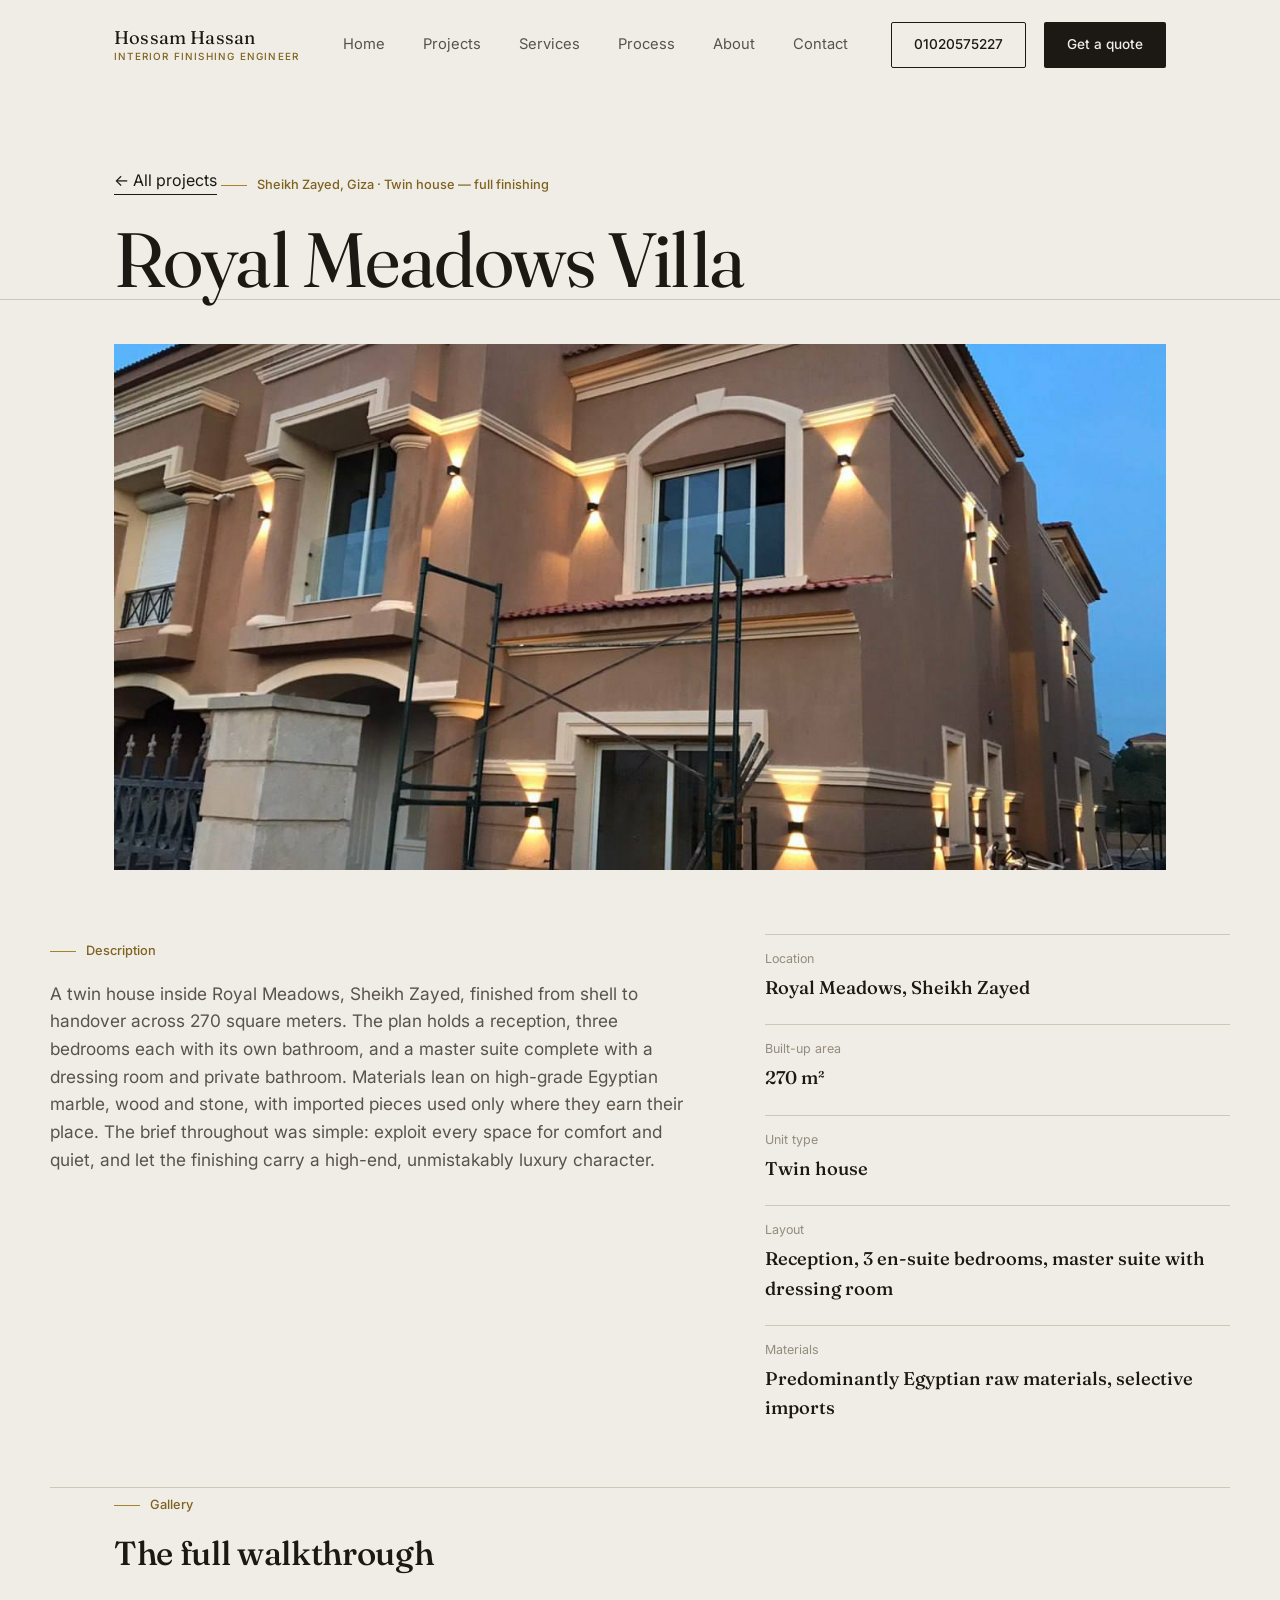
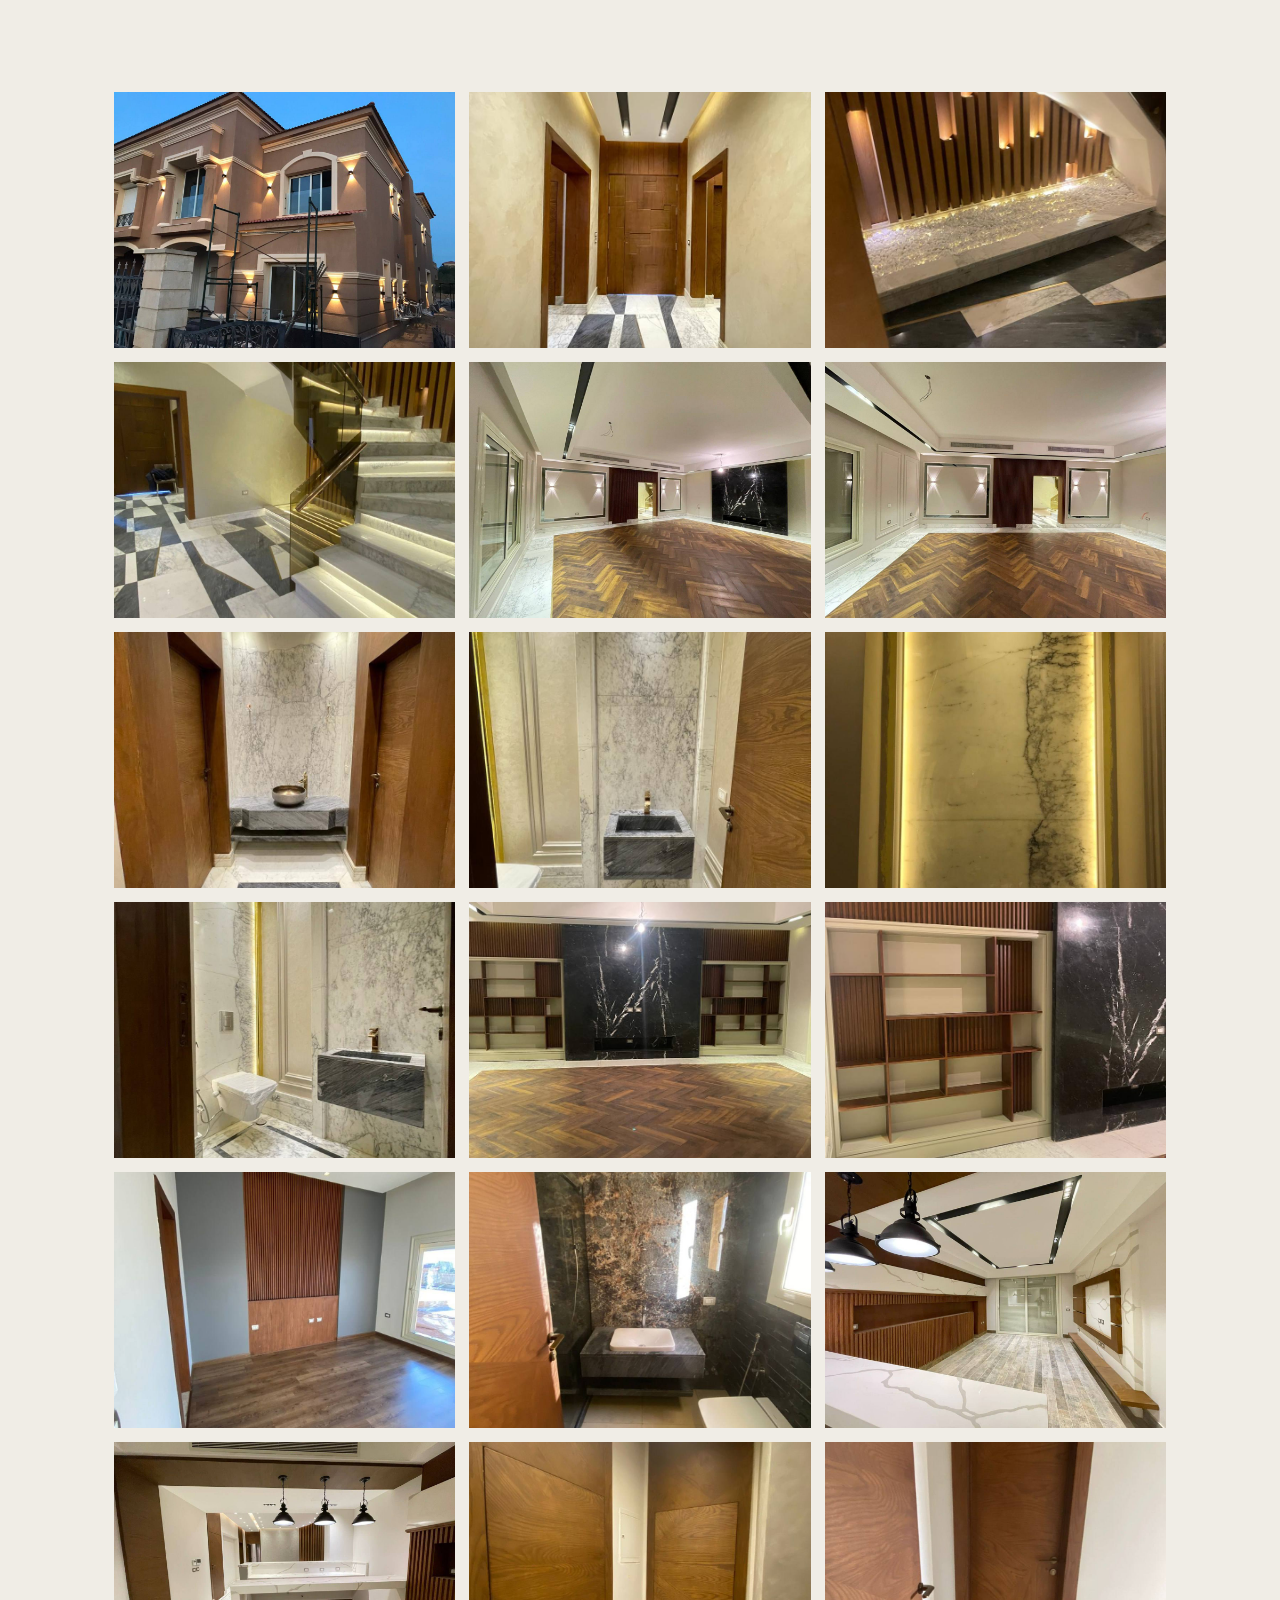
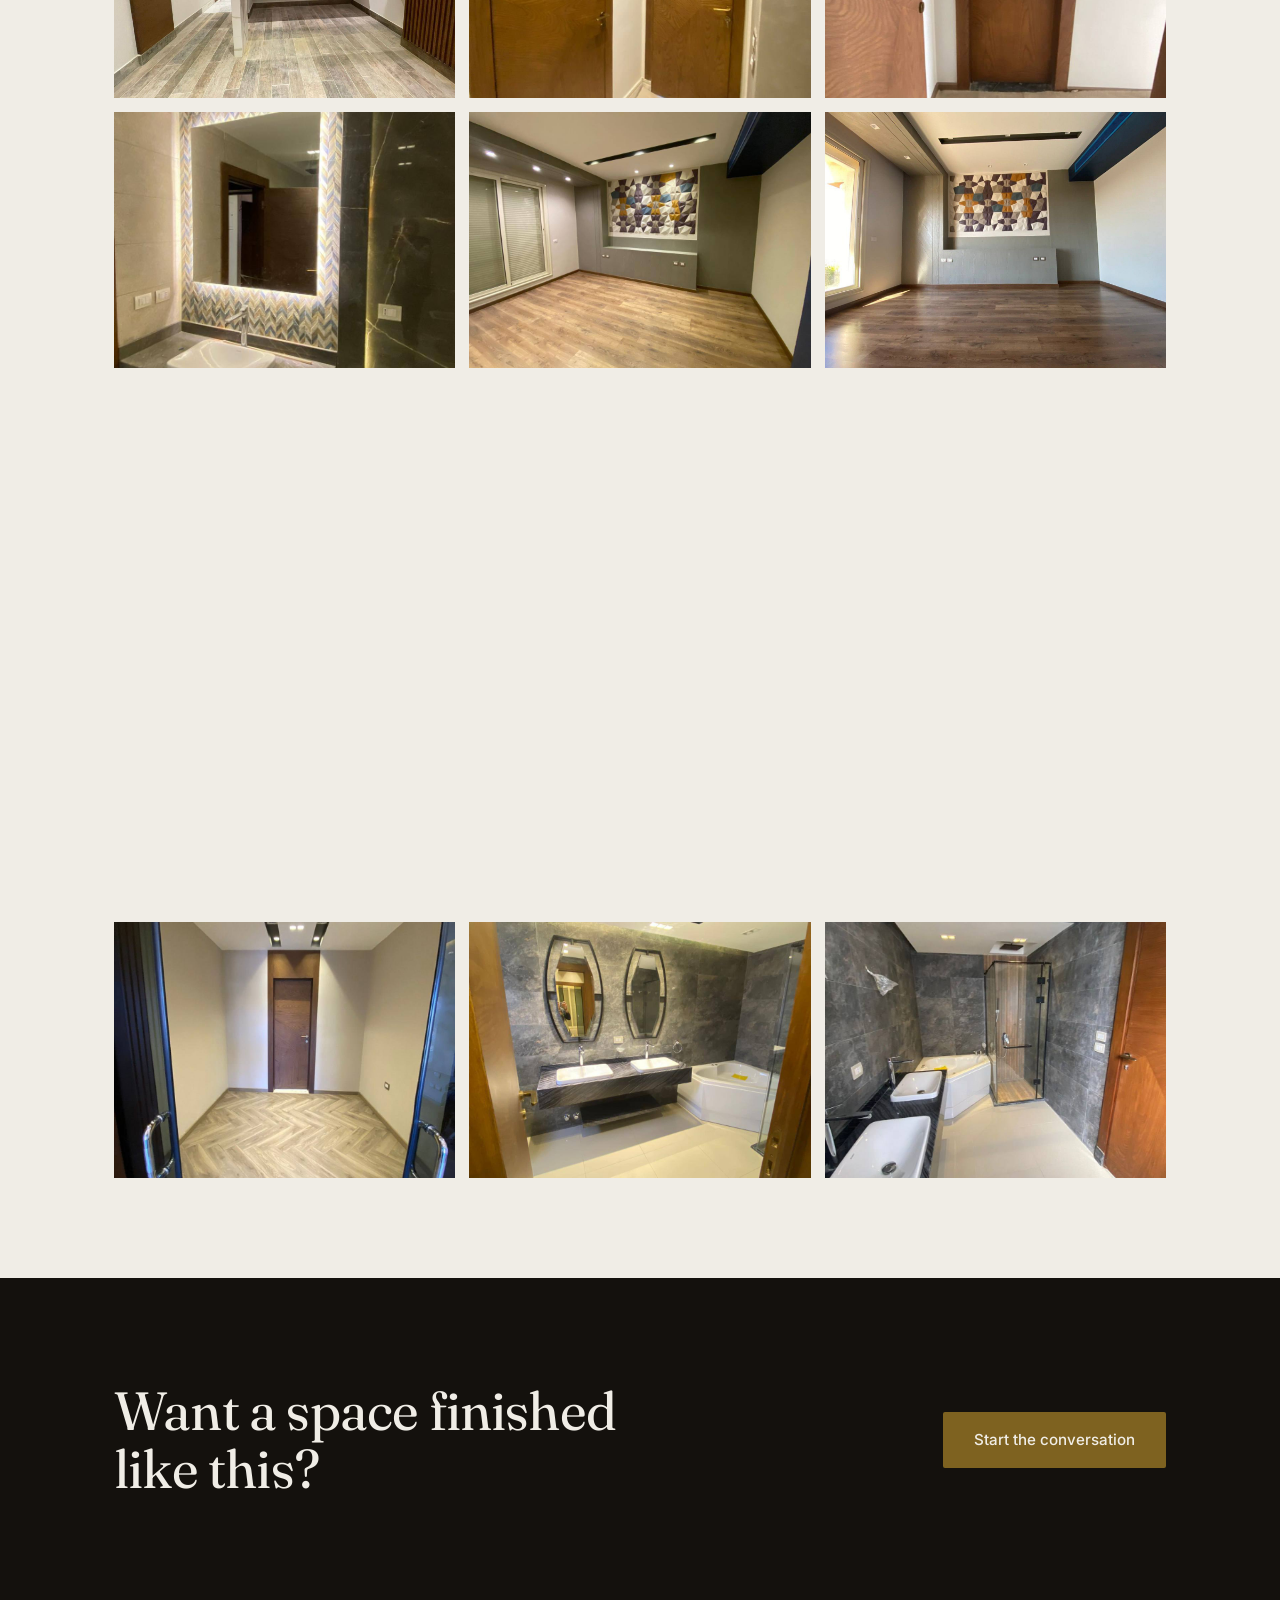
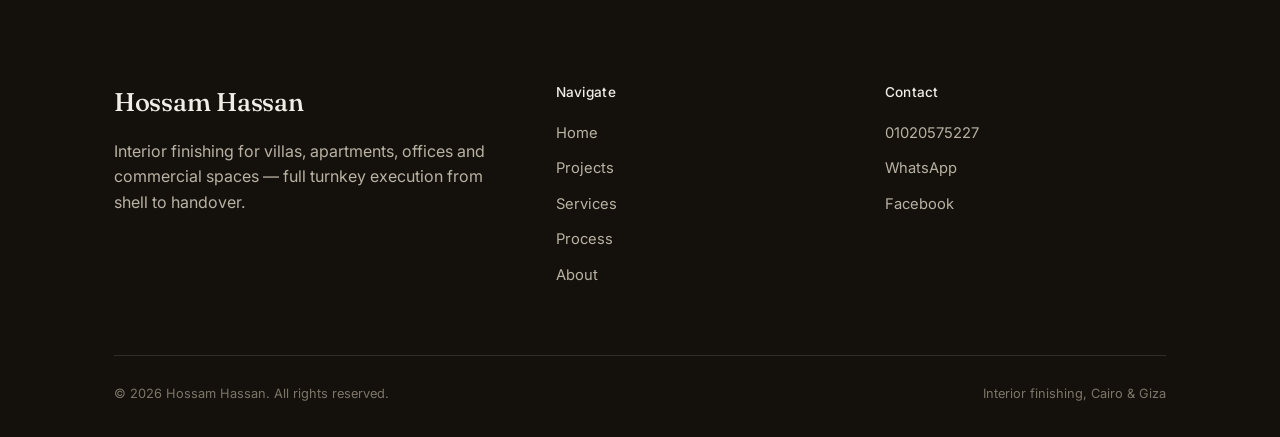
<file: project/index.html>
<!DOCTYPE html>
<html lang="en">
<head>
<meta charset="UTF-8">
<meta name="viewport" content="width=device-width, initial-scale=1.0">
<title id="pageTitle">Project — Hossam Hassan</title>
<meta name="description" content="Interior finishing project by Eng. Hossam Hassan.">
<link rel="preconnect" href="https://fonts.googleapis.com">
<link rel="preconnect" href="https://fonts.gstatic.com" crossorigin>
<link rel="stylesheet" href="../css/style.css">
</head>
<body>

<header class="site-header">
  <div class="wrap nav-row">
    <a href="../home/index.html" class="brand">Hossam Hassan<small>INTERIOR FINISHING ENGINEER</small></a>
    <nav class="nav-links">
      <a href="../home/index.html">Home</a>
      <a href="../projects/index.html">Projects</a>
      <a href="../services/index.html">Services</a>
      <a href="../process/index.html">Process</a>
      <a href="../about/index.html">About</a>
      <a href="../contact/index.html">Contact</a>
    </nav>
    <div class="nav-cta">
      <a href="tel:+201020575227" class="btn btn-line">01020575227</a>
      <a href="../contact/index.html" class="btn btn-primary">Get a quote</a>
    </div>
    <button class="nav-toggle" aria-label="Menu"><span></span><span></span><span></span></button>
  </div>
</header>

<section class="page-hero" style="padding-bottom:0;">
  <div class="wrap">
    <a href="../projects/index.html" class="btn-ghost" style="margin-bottom:26px; display:inline-block;">&larr; All projects</a>
    <span class="kicker" id="pKicker">Project</span>
    <h1 class="display-1" id="pTitle">Loading…</h1>
  </div>
</section>

<div class="wrap" style="padding-top:44px;">
  <div class="project-hero-media reveal">
    <img id="pCover" src="" alt="">
  </div>
</div>

<section>
  <div class="wrap project-info-grid">
    <div class="reveal">
      <span class="kicker">Description</span>
      <p class="body-text" id="pDescription" style="font-size:1.08rem; max-width:70ch;"></p>
    </div>
    <div class="project-facts reveal reveal-delay-1" id="pFacts"></div>
  </div>
</section>

<section class="wrap">
  <div class="section-head reveal">
    <div>
      <span class="kicker">Gallery</span>
      <h2 class="display-3">The full walkthrough</h2>
    </div>
  </div>
  <div class="gallery" id="pGallery"></div>
</section>

<section class="section section-dark">
  <div class="wrap cta-banner reveal">
    <h2 class="display-2">Want a space finished like this?</h2>
    <a href="../contact/index.html" class="btn btn-primary" style="background:var(--gold-deep);">Start the conversation</a>
  </div>
</section>

<footer class="site-footer">
  <div class="wrap">
    <div class="footer-top">
      <div>
        <h3>Hossam Hassan</h3>
        <p>Interior finishing for villas, apartments, offices and commercial spaces — full turnkey execution from shell to handover.</p>
      </div>
      <div class="footer-col">
        <b>Navigate</b>
        <a href="../home/index.html">Home</a>
        <a href="../projects/index.html">Projects</a>
        <a href="../services/index.html">Services</a>
        <a href="../process/index.html">Process</a>
        <a href="../about/index.html">About</a>
      </div>
      <div class="footer-col">
        <b>Contact</b>
        <a href="tel:+201020575227">01020575227</a>
        <a href="https://wa.me/201020575227" target="_blank" rel="noopener">WhatsApp</a>
        <a href="https://www.facebook.com/share/1bg3gErBh6/" target="_blank" rel="noopener">Facebook</a>
      </div>
    </div>
    <div class="footer-bottom">
      <span>© 2026 Hossam Hassan. All rights reserved.</span>
      <span>Interior finishing, Cairo &amp; Giza</span>
    </div>
  </div>
</footer>

<script src="../js/data.js"></script>
<script>
  const params = new URLSearchParams(location.search);
  const id = params.get('id') || '1';
  const project = getProject(id) || PROJECTS[0];

  document.getElementById('pageTitle').textContent = project.title + ' — Hossam Hassan';
  document.getElementById('pKicker').textContent = `${project.location} · ${project.type}`;
  document.getElementById('pTitle').textContent = project.title;
  document.getElementById('pCover').src = project.cover;
  document.getElementById('pCover').alt = project.title;
  document.getElementById('pDescription').textContent = project.description;

  document.getElementById('pFacts').innerHTML = project.facts.map(f => `
    <div class="fact"><span>${f.label}</span><b>${f.value}</b></div>
  `).join('');

  document.getElementById('pGallery').innerHTML = project.images.map((src, i) => `
    <a class="g-item" href="${src}" style="transition-delay:${(i % 6) * 0.06}s">
      <img src="${src}" alt="${project.title} — photo ${i + 1}" loading="lazy">
    </a>
  `).join('');
</script>
<script src="../js/main.js"></script>
</body>
</html>
</file>
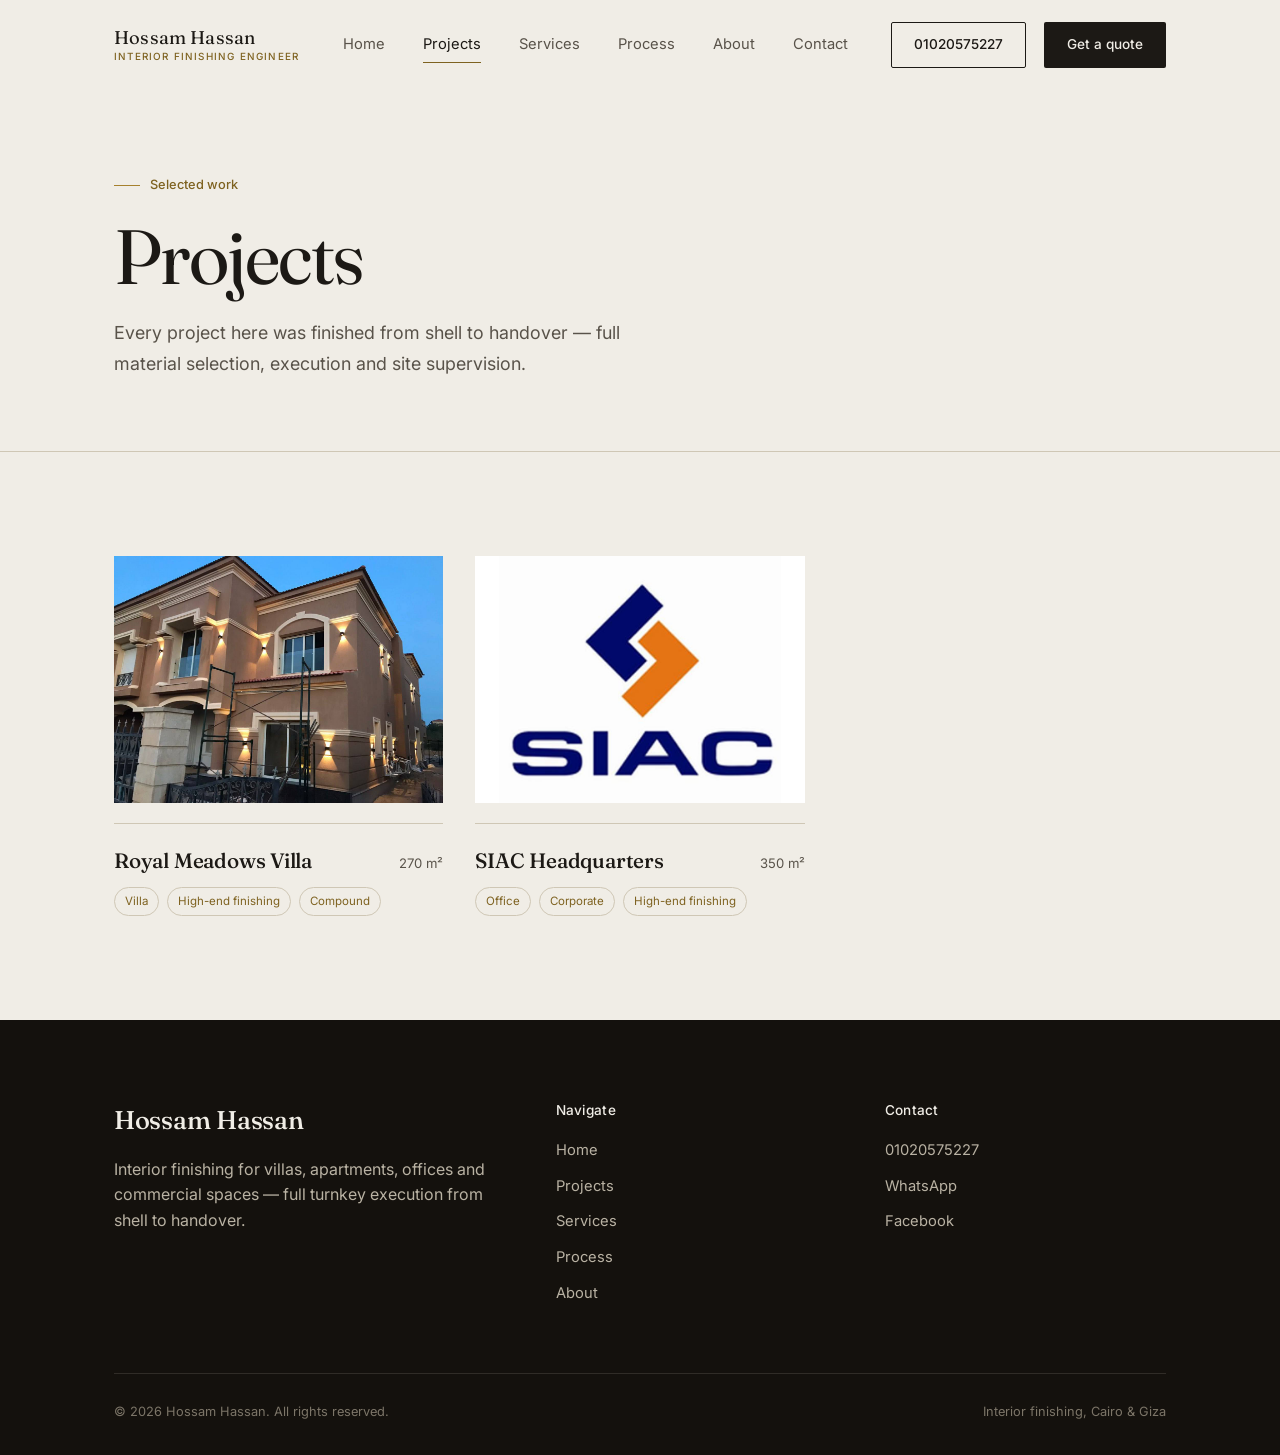
<file: projects/index.html>
<!DOCTYPE html>
<html lang="en">
<head>
<meta charset="UTF-8">
<meta name="viewport" content="width=device-width, initial-scale=1.0">
<title>Projects — Hossam Hassan</title>
<meta name="description" content="Completed interior finishing projects by Eng. Hossam Hassan.">
<link rel="preconnect" href="https://fonts.googleapis.com">
<link rel="preconnect" href="https://fonts.gstatic.com" crossorigin>
<link rel="stylesheet" href="../css/style.css">
</head>
<body>

<header class="site-header">
  <div class="wrap nav-row">
    <a href="../home/index.html" class="brand">Hossam Hassan<small>INTERIOR FINISHING ENGINEER</small></a>
    <nav class="nav-links">
      <a href="../home/index.html">Home</a>
      <a href="../projects/index.html">Projects</a>
      <a href="../services/index.html">Services</a>
      <a href="../process/index.html">Process</a>
      <a href="../about/index.html">About</a>
      <a href="../contact/index.html">Contact</a>
    </nav>
    <div class="nav-cta">
      <a href="tel:+201020575227" class="btn btn-line">01020575227</a>
      <a href="../contact/index.html" class="btn btn-primary">Get a quote</a>
    </div>
    <button class="nav-toggle" aria-label="Menu"><span></span><span></span><span></span></button>
  </div>
</header>

<section class="page-hero">
  <div class="wrap">
    <span class="kicker">Selected work</span>
    <h1 class="display-1">Projects</h1>
    <p class="lede" style="margin-top:22px;">Every project here was finished from shell to handover — full material selection, execution and site supervision.</p>
  </div>
</section>

<section class="section">
  <div class="wrap">
    <div id="projectGrid" class="project-grid"></div>
  </div>
</section>

<footer class="site-footer">
  <div class="wrap">
    <div class="footer-top">
      <div>
        <h3>Hossam Hassan</h3>
        <p>Interior finishing for villas, apartments, offices and commercial spaces — full turnkey execution from shell to handover.</p>
      </div>
      <div class="footer-col">
        <b>Navigate</b>
        <a href="../home/index.html">Home</a>
        <a href="../projects/index.html">Projects</a>
        <a href="../services/index.html">Services</a>
        <a href="../process/index.html">Process</a>
        <a href="../about/index.html">About</a>
      </div>
      <div class="footer-col">
        <b>Contact</b>
        <a href="tel:+201020575227">01020575227</a>
        <a href="https://wa.me/201020575227" target="_blank" rel="noopener">WhatsApp</a>
        <a href="https://www.facebook.com/share/1bg3gErBh6/" target="_blank" rel="noopener">Facebook</a>
      </div>
    </div>
    <div class="footer-bottom">
      <span>© 2026 Hossam Hassan. All rights reserved.</span>
      <span>Interior finishing, Cairo &amp; Giza</span>
    </div>
  </div>
</footer>

<script src="../js/data.js"></script>
<script>
  const grid = document.getElementById('projectGrid');
  grid.innerHTML = PROJECTS.map(p => `
    <a class="project-card reveal in" href="../project/index.html?id=${p.id}">
      <div class="project-thumb"><img src="${p.cover}" alt="${p.title}" loading="lazy"></div>
      <div class="project-meta">
        <h3>${p.title}</h3>
        <span>${p.area}</span>
      </div>
      <div class="project-tags">${p.tags.map(t => `<span>${t}</span>`).join('')}</div>
    </a>
  `).join('');
</script>
<script src="../js/main.js"></script>
</body>
</html>
</file>
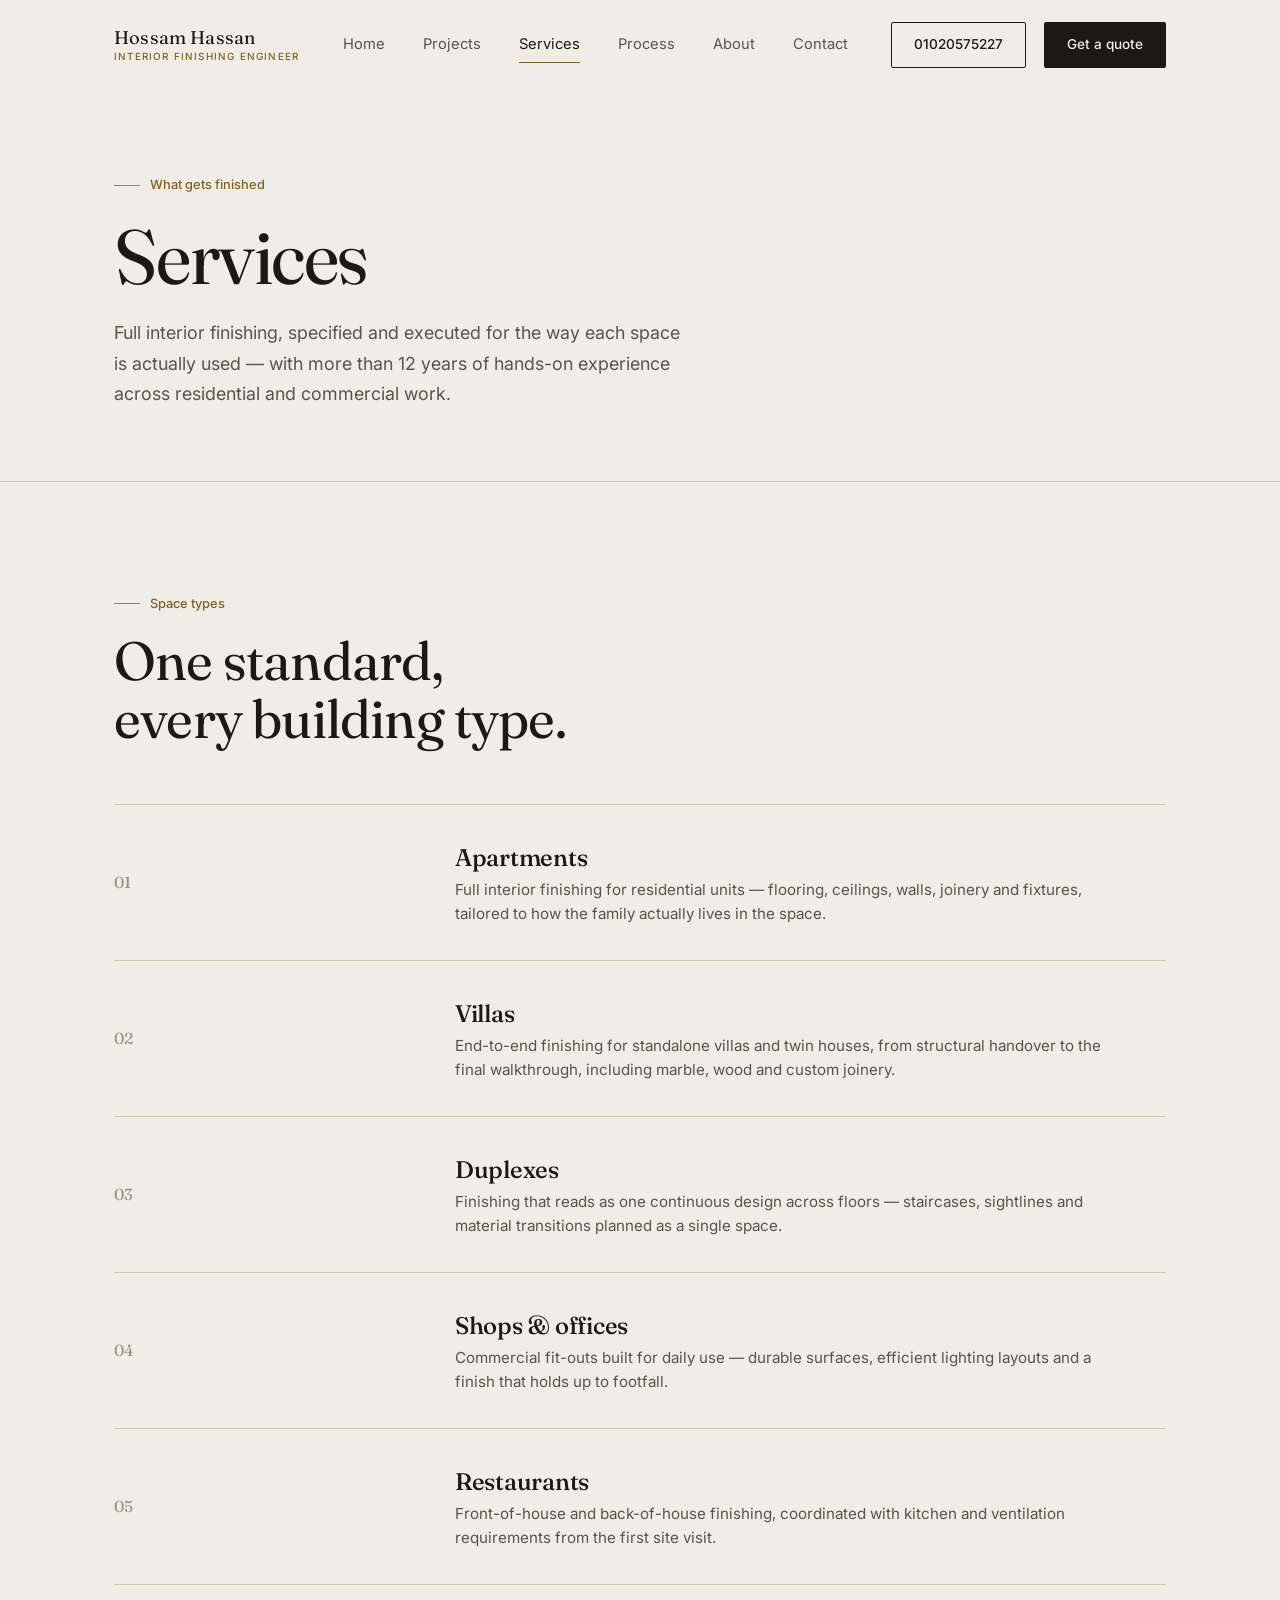
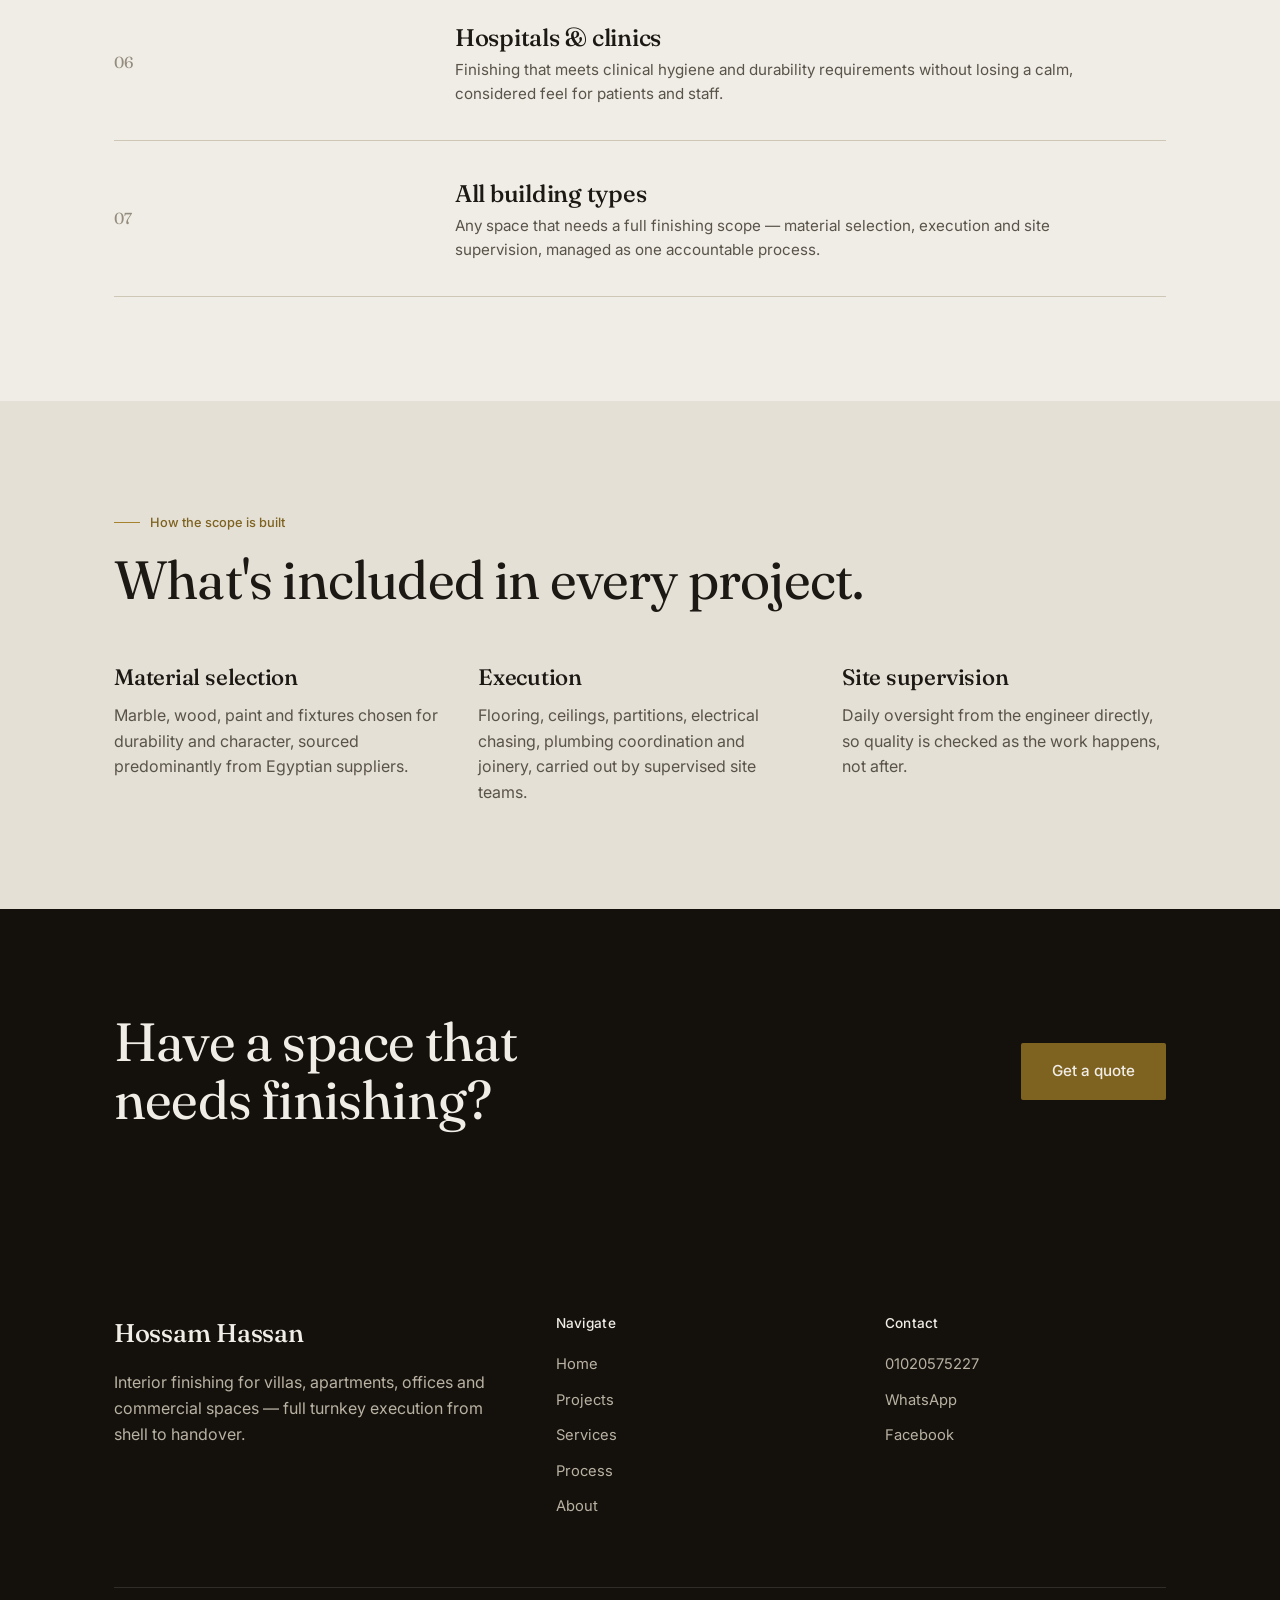
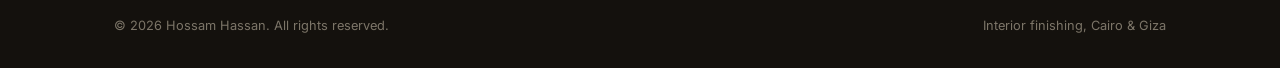
<file: services/index.html>
<!DOCTYPE html>
<html lang="en">
<head>
<meta charset="UTF-8">
<meta name="viewport" content="width=device-width, initial-scale=1.0">
<title>Services — Hossam Hassan</title>
<meta name="description" content="Interior finishing services for apartments, villas, shops, offices, duplexes, restaurants, hospitals and clinics.">
<link rel="preconnect" href="https://fonts.googleapis.com">
<link rel="preconnect" href="https://fonts.gstatic.com" crossorigin>
<link rel="stylesheet" href="../css/style.css">
</head>
<body>

<header class="site-header">
  <div class="wrap nav-row">
    <a href="../home/index.html" class="brand">Hossam Hassan<small>INTERIOR FINISHING ENGINEER</small></a>
    <nav class="nav-links">
      <a href="../home/index.html">Home</a>
      <a href="../projects/index.html">Projects</a>
      <a href="../services/index.html">Services</a>
      <a href="../process/index.html">Process</a>
      <a href="../about/index.html">About</a>
      <a href="../contact/index.html">Contact</a>
    </nav>
    <div class="nav-cta">
      <a href="tel:+201020575227" class="btn btn-line">01020575227</a>
      <a href="../contact/index.html" class="btn btn-primary">Get a quote</a>
    </div>
    <button class="nav-toggle" aria-label="Menu"><span></span><span></span><span></span></button>
  </div>
</header>

<section class="page-hero">
  <div class="wrap">
    <span class="kicker">What gets finished</span>
    <h1 class="display-1">Services</h1>
    <p class="lede" style="margin-top:22px;">Full interior finishing, specified and executed for the way each space is actually used — with more than 12 years of hands-on experience across residential and commercial work.</p>
  </div>
</section>

<section class="section">
  <div class="wrap">
    <div class="section-head reveal">
      <div>
        <span class="kicker">Space types</span>
        <h2 class="display-2">One standard,<br>every building type.</h2>
      </div>
    </div>

    <div class="service-list reveal reveal-delay-1">
      <div class="service-row">
        <span class="idx">01</span>
        <div><h3>Apartments</h3><p>Full interior finishing for residential units — flooring, ceilings, walls, joinery and fixtures, tailored to how the family actually lives in the space.</p></div>
      </div>
      <div class="service-row">
        <span class="idx">02</span>
        <div><h3>Villas</h3><p>End-to-end finishing for standalone villas and twin houses, from structural handover to the final walkthrough, including marble, wood and custom joinery.</p></div>
      </div>
      <div class="service-row">
        <span class="idx">03</span>
        <div><h3>Duplexes</h3><p>Finishing that reads as one continuous design across floors — staircases, sightlines and material transitions planned as a single space.</p></div>
      </div>
      <div class="service-row">
        <span class="idx">04</span>
        <div><h3>Shops &amp; offices</h3><p>Commercial fit-outs built for daily use — durable surfaces, efficient lighting layouts and a finish that holds up to footfall.</p></div>
      </div>
      <div class="service-row">
        <span class="idx">05</span>
        <div><h3>Restaurants</h3><p>Front-of-house and back-of-house finishing, coordinated with kitchen and ventilation requirements from the first site visit.</p></div>
      </div>
      <div class="service-row">
        <span class="idx">06</span>
        <div><h3>Hospitals &amp; clinics</h3><p>Finishing that meets clinical hygiene and durability requirements without losing a calm, considered feel for patients and staff.</p></div>
      </div>
      <div class="service-row">
        <span class="idx">07</span>
        <div><h3>All building types</h3><p>Any space that needs a full finishing scope — material selection, execution and site supervision, managed as one accountable process.</p></div>
      </div>
    </div>
  </div>
</section>

<section class="section section-alt">
  <div class="wrap">
    <div class="section-head reveal">
      <div>
        <span class="kicker">How the scope is built</span>
        <h2 class="display-2">What's included in every project.</h2>
      </div>
    </div>
    <div class="value-grid reveal reveal-delay-1">
      <div>
        <h3 class="display-3" style="font-size:1.4rem;">Material selection</h3>
        <p class="body-text" style="margin-top:12px;">Marble, wood, paint and fixtures chosen for durability and character, sourced predominantly from Egyptian suppliers.</p>
      </div>
      <div>
        <h3 class="display-3" style="font-size:1.4rem;">Execution</h3>
        <p class="body-text" style="margin-top:12px;">Flooring, ceilings, partitions, electrical chasing, plumbing coordination and joinery, carried out by supervised site teams.</p>
      </div>
      <div>
        <h3 class="display-3" style="font-size:1.4rem;">Site supervision</h3>
        <p class="body-text" style="margin-top:12px;">Daily oversight from the engineer directly, so quality is checked as the work happens, not after.</p>
      </div>
    </div>
  </div>
</section>

<section class="section section-dark">
  <div class="wrap cta-banner reveal">
    <h2 class="display-2">Have a space that needs finishing?</h2>
    <a href="../contact/index.html" class="btn btn-primary" style="background:var(--gold-deep);">Get a quote</a>
  </div>
</section>

<footer class="site-footer">
  <div class="wrap">
    <div class="footer-top">
      <div>
        <h3>Hossam Hassan</h3>
        <p>Interior finishing for villas, apartments, offices and commercial spaces — full turnkey execution from shell to handover.</p>
      </div>
      <div class="footer-col">
        <b>Navigate</b>
        <a href="../home/index.html">Home</a>
        <a href="../projects/index.html">Projects</a>
        <a href="../services/index.html">Services</a>
        <a href="../process/index.html">Process</a>
        <a href="../about/index.html">About</a>
      </div>
      <div class="footer-col">
        <b>Contact</b>
        <a href="tel:+201020575227">01020575227</a>
        <a href="https://wa.me/201020575227" target="_blank" rel="noopener">WhatsApp</a>
        <a href="https://www.facebook.com/share/1bg3gErBh6/" target="_blank" rel="noopener">Facebook</a>
      </div>
    </div>
    <div class="footer-bottom">
      <span>© 2026 Hossam Hassan. All rights reserved.</span>
      <span>Interior finishing, Cairo &amp; Giza</span>
    </div>
  </div>
</footer>

<script src="../js/data.js"></script>
<script src="../js/main.js"></script>
</body>
</html>
</file>
<file: css/style.css>
/* ============================================================
   Hossam Hassan — Interior Finishing Portfolio
   Design tokens
   ============================================================ */

@import url('https://fonts.googleapis.com/css2?family=Fraunces:opsz,wght@9..144,300;9..144,400;9..144,500;9..144,600&family=Inter:wght@300;400;500;600&display=swap');

:root{
  --paper:      #F0EDE6;
  --paper-2:    #E5E0D5;
  --paper-3:    #DCD5C6;
  --ink:        #1C1915;
  --ink-soft:   #59534A;
  --ink-faint:  #948C7E;
  --gold:       #A6812E;
  --gold-deep:  #7E6220;
  --line:       #CFC7B5;
  --black:      #14110D;

  --font-display: 'Fraunces', Georgia, serif;
  --font-body: 'Inter', -apple-system, BlinkMacSystemFont, 'Segoe UI', sans-serif;

  --container: 1180px;
  --gutter: clamp(24px, 5vw, 64px);

  --ease: cubic-bezier(.22,.68,0,1);
}

*,*::before,*::after{ box-sizing:border-box; }
html{ scroll-behavior:smooth; }

body{
  margin:0;
  background:var(--paper);
  color:var(--ink);
  font-family:var(--font-body);
  font-weight:400;
  line-height:1.6;
  -webkit-font-smoothing:antialiased;
  overflow-x:hidden;
}

img{ max-width:100%; display:block; }
a{ color:inherit; text-decoration:none; }
ul{ margin:0; padding:0; list-style:none; }
button{ font-family:inherit; cursor:pointer; }

::selection{ background:var(--gold); color:var(--paper); }

@media (prefers-reduced-motion: reduce){
  *,*::before,*::after{
    animation-duration:0.001ms !important;
    animation-iteration-count:1 !important;
    transition-duration:0.001ms !important;
    scroll-behavior:auto !important;
  }
}

:focus-visible{
  outline:2px solid var(--gold);
  outline-offset:3px;
}

.wrap{
  max-width:var(--container);
  margin:0 auto;
  padding-left:var(--gutter);
  padding-right:var(--gutter);
}

/* ---------------- Typography ---------------- */

h1,h2,h3,h4{
  font-family:var(--font-display);
  font-weight:500;
  letter-spacing:-0.01em;
  margin:0;
  color:var(--ink);
}

.display-1{
  font-size:clamp(2.6rem, 6vw, 5.4rem);
  font-weight:400;
  line-height:1.02;
  letter-spacing:-0.02em;
}
.display-2{
  font-size:clamp(2.1rem, 4.2vw, 3.6rem);
  font-weight:400;
  line-height:1.08;
  letter-spacing:-0.015em;
}
.display-3{
  font-size:clamp(1.6rem, 2.6vw, 2.3rem);
  font-weight:500;
  line-height:1.15;
}

p{ margin:0; }
.lede{
  font-size:clamp(1.05rem, 1.4vw, 1.25rem);
  color:var(--ink-soft);
  line-height:1.7;
  max-width:52ch;
}
.body-text{
  font-size:1rem;
  color:var(--ink-soft);
  max-width:62ch;
}

.kicker{
  font-family:var(--font-body);
  font-size:0.8rem;
  font-weight:500;
  color:var(--gold-deep);
  display:inline-flex;
  align-items:center;
  gap:10px;
  margin-bottom:18px;
}
.kicker::before{
  content:'';
  width:26px;
  height:1px;
  background:var(--gold);
  display:block;
}

/* ---------------- Buttons ---------------- */

.btn{
  display:inline-flex;
  align-items:center;
  gap:10px;
  padding:15px 30px;
  border-radius:2px;
  font-size:0.95rem;
  font-weight:500;
  border:1px solid transparent;
  transition:background .35s var(--ease), color .35s var(--ease), border-color .35s var(--ease), transform .35s var(--ease);
  white-space:nowrap;
}
.btn-primary{
  background:var(--ink);
  color:var(--paper);
}
.btn-primary:hover{
  background:var(--gold-deep);
  transform:translateY(-2px);
}
.btn-line{
  border-color:var(--ink);
  color:var(--ink);
}
.btn-line:hover{
  border-color:var(--gold-deep);
  color:var(--gold-deep);
  transform:translateY(-2px);
}
.btn-ghost{
  color:var(--ink);
  padding-left:0;
  padding-right:0;
  border-bottom:1px solid var(--ink);
  border-radius:0;
}
.btn-ghost:hover{ border-color:var(--gold-deep); color:var(--gold-deep); }

/* ---------------- Nav ---------------- */

.site-header{
  position:fixed;
  top:0; left:0; right:0;
  z-index:200;
  padding:22px 0;
  transition:background .4s var(--ease), padding .4s var(--ease), border-color .4s var(--ease);
  border-bottom:1px solid transparent;
}
.site-header.is-scrolled{
  background:rgba(240,237,230,0.92);
  backdrop-filter:blur(10px);
  padding:14px 0;
  border-color:var(--line);
}
.nav-row{
  display:flex;
  align-items:center;
  justify-content:space-between;
  gap:24px;
}
.brand{
  font-family:var(--font-display);
  font-size:1.15rem;
  letter-spacing:0.01em;
  display:flex;
  flex-direction:column;
  line-height:1.15;
}
.brand small{
  font-family:var(--font-body);
  font-size:0.62rem;
  font-weight:500;
  letter-spacing:0.12em;
  color:var(--gold-deep);
  margin-top:3px;
}
.nav-links{
  display:flex;
  align-items:center;
  gap:clamp(18px, 3vw, 38px);
}
.nav-links a{
  font-size:0.92rem;
  color:var(--ink-soft);
  position:relative;
  padding:4px 0;
  transition:color .3s var(--ease);
}
.nav-links a::after{
  content:'';
  position:absolute;
  left:0; bottom:-2px;
  width:0; height:1px;
  background:var(--gold-deep);
  transition:width .35s var(--ease);
}
.nav-links a:hover,
.nav-links a.active{ color:var(--ink); }
.nav-links a:hover::after,
.nav-links a.active::after{ width:100%; }
.nav-cta{ display:flex; align-items:center; gap:18px; }
.nav-cta .btn{ padding:11px 22px; font-size:0.85rem; }

.nav-toggle{
  display:none;
  width:36px; height:28px;
  position:relative;
  background:none; border:none;
}
.nav-toggle span{
  position:absolute; left:0; right:0; height:1px; background:var(--ink);
  transition:transform .3s var(--ease), opacity .3s var(--ease), top .3s var(--ease);
}
.nav-toggle span:nth-child(1){ top:6px; }
.nav-toggle span:nth-child(2){ top:14px; }
.nav-toggle span:nth-child(3){ top:22px; }
.nav-toggle.open span:nth-child(1){ top:14px; transform:rotate(45deg); }
.nav-toggle.open span:nth-child(2){ opacity:0; }
.nav-toggle.open span:nth-child(3){ top:14px; transform:rotate(-45deg); }

/* Header sitting over a dark hero image (home page only) */
.site-header.on-dark .nav-links a{ color:rgba(240,237,230,.82); }
.site-header.on-dark .brand{ color:var(--paper); }
.site-header.on-dark .brand small{ color:var(--gold); }
.site-header.on-dark .nav-cta .btn-line{ border-color:rgba(240,237,230,.5); color:var(--paper); }
.site-header.on-dark .nav-toggle span{ background:var(--paper); }
.site-header.on-dark.is-scrolled .nav-links a{ color:var(--ink-soft); }
.site-header.on-dark.is-scrolled .brand{ color:var(--ink); }
.site-header.on-dark.is-scrolled .brand small{ color:var(--gold-deep); }
.site-header.on-dark.is-scrolled .nav-cta .btn-line{ border-color:var(--ink); color:var(--ink); }
.site-header.on-dark.is-scrolled .nav-toggle span{ background:var(--ink); }
@media (max-width:860px){
  .site-header.on-dark .nav-links{ background:var(--paper); }
  .site-header.on-dark .nav-links a{ color:var(--ink); }
}

@media (max-width: 860px){
  .nav-links{
    position:fixed; top:0; right:0; height:100vh; width:min(78vw,340px);
    background:var(--paper); flex-direction:column; align-items:flex-start;
    justify-content:center; gap:26px; padding:40px var(--gutter);
    transform:translateX(100%); transition:transform .45s var(--ease);
    box-shadow:-20px 0 60px rgba(0,0,0,0.08);
  }
  .nav-links.open{ transform:translateX(0); }
  .nav-links a{ font-size:1.3rem; font-family:var(--font-display); color:var(--ink); }
  .nav-cta{ display:none; }
  .nav-toggle{ display:block; z-index:210; }
}

/* ---------------- Page hero (inner pages) ---------------- */

.page-hero{
  padding:168px 0 72px;
  border-bottom:1px solid var(--line);
}
.page-hero .kicker{ margin-bottom:22px; }

/* ---------------- Sections ---------------- */

section{ position:relative; }
.section{ padding:104px 0; }
.section-tight{ padding:64px 0; }
.section-alt{ background:var(--paper-2); }
.section-dark{ background:var(--black); color:var(--paper); }
.section-dark .ink-soft, .section-dark .body-text, .section-dark .lede{ color:#B9B2A3; }
.section-dark h1,.section-dark h2,.section-dark h3{ color:var(--paper); }

.section-head{
  display:flex;
  justify-content:space-between;
  align-items:flex-end;
  gap:40px;
  margin-bottom:56px;
  flex-wrap:wrap;
}

.divider{
  height:1px;
  background:var(--line);
  border:none;
  margin:0;
}

/* ---------------- Reveal-on-scroll ---------------- */

.reveal{
  opacity:0;
  transform:translateY(28px);
  transition:opacity .9s var(--ease), transform .9s var(--ease);
}
.reveal.in{ opacity:1; transform:translateY(0); }
.reveal-delay-1{ transition-delay:.1s; }
.reveal-delay-2{ transition-delay:.2s; }
.reveal-delay-3{ transition-delay:.3s; }

/* ---------------- Stats ---------------- */

.stat-row{
  display:grid;
  grid-template-columns:repeat(auto-fit, minmax(140px,1fr));
  gap:32px;
  border-top:1px solid var(--line);
  padding-top:36px;
}
.stat b{
  display:block;
  font-family:var(--font-display);
  font-size:clamp(2rem,3.4vw,2.9rem);
  font-weight:400;
  color:var(--ink);
}
.stat span{
  font-size:0.85rem;
  color:var(--ink-soft);
}

/* ---------------- Cards (home feature grid) ---------------- */

.feature-grid{
  display:grid;
  grid-template-columns:repeat(3, 1fr);
  gap:2px;
  background:var(--line);
  border:1px solid var(--line);
}
.feature-card{
  background:var(--paper);
  padding:44px 38px;
  display:flex;
  flex-direction:column;
  gap:20px;
  min-height:300px;
  justify-content:space-between;
  transition:background .4s var(--ease);
  position:relative;
  overflow:hidden;
}
.feature-card:hover{ background:var(--paper-2); }
.feature-card .num{
  font-family:var(--font-display);
  font-size:0.95rem;
  color:var(--gold-deep);
}
.feature-card h3{ font-size:1.4rem; }
.feature-card p{ color:var(--ink-soft); font-size:0.95rem; }
.feature-card .arrow{
  width:38px; height:38px;
  border:1px solid var(--ink);
  border-radius:50%;
  display:flex; align-items:center; justify-content:center;
  transition:background .35s var(--ease), border-color .35s var(--ease), transform .35s var(--ease);
}
.feature-card:hover .arrow{
  background:var(--ink); border-color:var(--ink);
  transform:translateX(4px);
}
.feature-card .arrow svg{ stroke:var(--ink); transition:stroke .35s var(--ease); }
.feature-card:hover .arrow svg{ stroke:var(--paper); }

@media (max-width:860px){
  .feature-grid{ grid-template-columns:1fr; }
}

/* ---------------- Project cards / grid ---------------- */

.project-grid{
  display:grid;
  grid-template-columns:repeat(auto-fill, minmax(320px,1fr));
  gap:48px 32px;
}
.project-card{ display:block; }
.project-thumb{
  position:relative;
  overflow:hidden;
  aspect-ratio:4/3;
  background:var(--paper-3);
}
.project-thumb img{
  width:100%; height:100%; object-fit:cover;
  transition:transform .7s var(--ease);
}
.project-card:hover .project-thumb img{ transform:scale(1.06); }
.project-thumb::after{
  content:'';
  position:absolute; inset:0;
  background:linear-gradient(180deg, rgba(20,17,13,0) 55%, rgba(20,17,13,.55) 100%);
  opacity:0; transition:opacity .4s var(--ease);
}
.project-card:hover .project-thumb::after{ opacity:1; }
.project-meta{
  padding-top:20px;
  display:flex;
  justify-content:space-between;
  align-items:baseline;
  gap:16px;
  border-top:1px solid var(--line);
  margin-top:20px;
}
.project-meta h3{ font-size:1.3rem; font-weight:500; }
.project-meta span{ font-size:0.82rem; color:var(--ink-soft); white-space:nowrap; }
.project-tags{
  display:flex; gap:8px; margin-top:10px; flex-wrap:wrap;
}
.project-tags span{
  font-size:0.72rem;
  color:var(--gold-deep);
  border:1px solid var(--line);
  padding:4px 10px;
  border-radius:20px;
}

/* ---------------- Project detail ---------------- */

.project-hero-media{
  position:relative;
  aspect-ratio:16/8;
  overflow:hidden;
  background:var(--paper-3);
}
.project-hero-media img{ width:100%; height:100%; object-fit:cover; }

.project-info-grid{
  display:grid;
  grid-template-columns:1.4fr 1fr;
  gap:64px;
  padding:64px 0;
  border-bottom:1px solid var(--line);
}
.project-facts{ display:grid; gap:22px; align-content:start; }
.project-facts .fact{ border-top:1px solid var(--line); padding-top:14px; }
.project-facts .fact span{ font-size:0.78rem; color:var(--ink-faint); display:block; margin-bottom:4px; }
.project-facts .fact b{ font-family:var(--font-display); font-weight:500; font-size:1.15rem; }

@media (max-width:860px){
  .project-info-grid{ grid-template-columns:1fr; gap:36px; }
}

.gallery{
  display:grid;
  grid-template-columns:repeat(3, 1fr);
  gap:14px;
  padding:64px 0 100px;
}
.gallery a{
  display:block; overflow:hidden; aspect-ratio:4/3; background:var(--paper-3);
  cursor:zoom-in;
}
.gallery img{
  width:100%; height:100%; object-fit:cover;
  transition:transform .6s var(--ease), opacity .8s var(--ease);
}
.gallery a:hover img{ transform:scale(1.05); }
.gallery .g-item{
  opacity:0; transform:translateY(16px);
  transition:opacity .7s var(--ease), transform .7s var(--ease);
}
.gallery .g-item.in{ opacity:1; transform:translateY(0); }

@media (max-width:760px){
  .gallery{ grid-template-columns:repeat(2, 1fr); }
}

/* Lightbox */
.lightbox{
  position:fixed; inset:0; background:rgba(15,13,10,0.96);
  z-index:500; display:flex; align-items:center; justify-content:center;
  opacity:0; visibility:hidden; transition:opacity .35s var(--ease);
  padding:5vw;
}
.lightbox.open{ opacity:1; visibility:visible; }
.lightbox img{
  max-width:100%; max-height:88vh; margin:auto; box-shadow:0 30px 80px rgba(0,0,0,.5);
}
.lightbox-close, .lightbox-prev, .lightbox-next{
  position:absolute; background:none; border:1px solid rgba(240,237,230,.35);
  color:var(--paper); width:46px; height:46px; border-radius:50%;
  display:flex; align-items:center; justify-content:center;
  transition:background .3s var(--ease), border-color .3s var(--ease);
}
.lightbox-close:hover, .lightbox-prev:hover, .lightbox-next:hover{
  background:rgba(240,237,230,.12); border-color:var(--gold);
}
.lightbox-close{ top:28px; right:28px; }
.lightbox-prev{ left:20px; top:50%; transform:translateY(-50%); }
.lightbox-next{ right:20px; top:50%; transform:translateY(-50%); }
.lightbox-count{
  position:absolute; bottom:24px; left:50%; transform:translateX(-50%);
  color:#B9B2A3; font-size:0.85rem; letter-spacing:0.05em;
}

/* ---------------- Services page ---------------- */

.service-list{ display:grid; gap:0; border-top:1px solid var(--line); }
.service-row{
  display:grid;
  grid-template-columns:1fr 2.2fr auto;
  gap:32px;
  align-items:center;
  padding:34px 0;
  border-bottom:1px solid var(--line);
  transition:padding-left .4s var(--ease);
}
.service-row:hover{ padding-left:14px; }
.service-row h3{ font-size:1.5rem; font-weight:500; }
.service-row p{ color:var(--ink-soft); font-size:0.95rem; }
.service-row .idx{ font-family:var(--font-display); color:var(--ink-faint); font-size:1rem; }

@media (max-width:760px){
  .service-row{ grid-template-columns:1fr; gap:8px; padding:26px 0; }
  .service-row .idx{ order:-1; }
}

/* ---------------- Process (timeline) ---------------- */

.process-list{ position:relative; }
.process-step{
  display:grid;
  grid-template-columns:90px 1fr;
  gap:32px;
  padding:40px 0;
  border-top:1px solid var(--line);
  position:relative;
}
.process-step:last-child{ border-bottom:1px solid var(--line); }
.process-step .step-no{
  font-family:var(--font-display);
  font-size:1.1rem;
  color:var(--gold-deep);
  padding-top:4px;
}
.process-step h3{ font-size:1.4rem; margin-bottom:10px; }
.process-step p{ color:var(--ink-soft); max-width:60ch; }

@media (max-width:600px){
  .process-step{ grid-template-columns:1fr; gap:10px; }
}

/* ---------------- About page ---------------- */

.about-grid{
  display:grid;
  grid-template-columns:0.9fr 1.1fr;
  gap:72px;
  align-items:center;
}
.about-media{
  aspect-ratio:3/4;
  overflow:hidden;
  background:var(--paper-3);
  position:relative;
}
.about-media img{ width:100%; height:100%; object-fit:cover; }
@media (max-width:900px){
  .about-grid{ grid-template-columns:1fr; gap:40px; }
  .about-media{ aspect-ratio:16/10; }
}

.value-grid{
  display:grid;
  grid-template-columns:repeat(3,1fr);
  gap:40px;
}
@media (max-width:760px){ .value-grid{ grid-template-columns:1fr; } }

/* ---------------- Contact page ---------------- */

.contact-grid{
  display:grid;
  grid-template-columns:1fr 1fr;
  gap:64px;
}
@media (max-width:860px){ .contact-grid{ grid-template-columns:1fr; gap:44px; } }

.contact-card{
  border:1px solid var(--line);
  padding:34px;
  display:flex;
  align-items:center;
  gap:22px;
  transition:border-color .35s var(--ease), transform .35s var(--ease);
}
.contact-card:hover{ border-color:var(--gold-deep); transform:translateY(-3px); }
.contact-card .ic{
  width:52px; height:52px; border-radius:50%;
  background:var(--ink); color:var(--paper);
  display:flex; align-items:center; justify-content:center; flex-shrink:0;
}
.contact-card b{ display:block; font-family:var(--font-display); font-size:1.15rem; font-weight:500; }
.contact-card span{ color:var(--ink-soft); font-size:0.9rem; }

/* ---------------- Footer ---------------- */

.site-footer{
  background:var(--black);
  color:#B9B2A3;
  padding:80px 0 32px;
}
.footer-top{
  display:grid;
  grid-template-columns:1.4fr 1fr 1fr;
  gap:48px;
  padding-bottom:56px;
  border-bottom:1px solid rgba(240,237,230,.12);
}
.footer-top h3{ color:var(--paper); font-size:1.6rem; margin-bottom:16px; }
.footer-top p{ max-width:38ch; }
.footer-col b{ display:block; color:var(--paper); font-size:0.85rem; font-weight:500; margin-bottom:18px; letter-spacing:0.02em; }
.footer-col a, .footer-col span{
  display:block; font-size:0.92rem; margin-bottom:12px; color:#B9B2A3;
  transition:color .3s var(--ease);
}
.footer-col a:hover{ color:var(--gold); }
.footer-bottom{
  display:flex; justify-content:space-between; padding-top:28px; font-size:0.8rem; flex-wrap:wrap; gap:12px;
  color:#7C7568;
}
@media (max-width:760px){
  .footer-top{ grid-template-columns:1fr; gap:32px; }
}

/* ---------------- Loading page ---------------- */

.loader-screen{
  position:fixed; inset:0; background:var(--black);
  display:flex; align-items:center; justify-content:center; flex-direction:column;
  z-index:1000;
}
.loader-name{
  font-family:var(--font-display);
  color:var(--paper);
  font-size:clamp(2.2rem, 6vw, 4.2rem);
  display:flex;
  white-space:nowrap;
}
.loader-name span{
  display:inline-block;
  opacity:0;
  transform:translateY(24px);
  animation:letterIn .7s var(--ease) forwards;
}
@keyframes letterIn{
  to{ opacity:1; transform:translateY(0); }
}
.loader-role{
  font-family:var(--font-body);
  color:var(--gold);
  font-size:0.8rem;
  letter-spacing:0.22em;
  text-transform:uppercase;
  margin-top:18px;
  opacity:0;
  animation:fadeIn .8s var(--ease) forwards;
  animation-delay:1.15s;
}
@keyframes fadeIn{ to{ opacity:1; } }
.loader-bar{
  width:220px; height:1px; background:rgba(240,237,230,.18);
  margin-top:34px; position:relative; overflow:hidden;
  opacity:0; animation:fadeIn .6s var(--ease) forwards; animation-delay:1.3s;
}
.loader-bar span{
  position:absolute; left:0; top:0; bottom:0; width:0%;
  background:var(--gold);
  animation:barFill 1.1s var(--ease) forwards; animation-delay:1.35s;
}
@keyframes barFill{ to{ width:100%; } }

/* ---------------- Home hero ---------------- */

.hero{
  position:relative;
  height:100vh;
  min-height:640px;
  display:flex;
  align-items:flex-end;
  overflow:hidden;
  background:var(--black);
}
.hero-media{
  position:absolute; inset:0;
  animation:heroZoom 12s var(--ease) forwards;
}
.hero-media img{ width:100%; height:100%; object-fit:cover; }
@keyframes heroZoom{
  from{ transform:scale(1.08); }
  to{ transform:scale(1); }
}
.hero-overlay{
  position:absolute; inset:0;
  background:linear-gradient(180deg, rgba(20,17,13,.35) 0%, rgba(20,17,13,.15) 32%, rgba(20,17,13,.85) 100%);
}
.hero-content{
  position:relative;
  z-index:2;
  padding-bottom:88px;
  color:var(--paper);
}
.hero-content .kicker{ color:var(--gold); }
.hero-content .kicker::before{ background:var(--gold); }
.hero-content h1{
  color:var(--paper);
  opacity:0; transform:translateY(30px);
  animation:heroUp .9s var(--ease) forwards;
  animation-delay:.15s;
}
.hero-content .lede{
  color:#D9D3C4;
  margin-top:22px;
  opacity:0; transform:translateY(24px);
  animation:heroUp .9s var(--ease) forwards;
  animation-delay:.4s;
}
.hero-actions{
  display:flex; gap:16px; margin-top:38px; flex-wrap:wrap;
  opacity:0; transform:translateY(24px);
  animation:heroUp .9s var(--ease) forwards;
  animation-delay:.6s;
}
.hero-actions .btn-line{ border-color:rgba(240,237,230,.5); color:var(--paper); }
.hero-actions .btn-line:hover{ border-color:var(--gold); color:var(--gold); }
@keyframes heroUp{ to{ opacity:1; transform:translateY(0); } }

.scroll-cue{
  position:absolute; bottom:36px; right:var(--gutter); z-index:2;
  display:flex; flex-direction:column; align-items:center; gap:10px;
  color:#D9D3C4; font-size:.75rem; letter-spacing:.14em;
}
@media (max-width:640px){
  .scroll-cue{ display:none; }
  .hero-content{ padding-bottom:56px; }
}
.scroll-cue .line{
  width:1px; height:46px; background:linear-gradient(180deg, var(--gold), transparent);
  animation:cueMove 2s ease-in-out infinite;
}
@keyframes cueMove{ 0%,100%{ transform:scaleY(1); opacity:1; } 50%{ transform:scaleY(.6); opacity:.5; } }

/* ---------------- Intro split ---------------- */

.intro-grid{
  display:grid;
  grid-template-columns:0.85fr 1.15fr;
  gap:72px;
  align-items:center;
}
.intro-media{
  aspect-ratio:4/5;
  overflow:hidden;
  position:relative;
}
.intro-media img{ width:100%; height:100%; object-fit:cover; }
.intro-media .tag-chip{
  position:absolute; left:20px; bottom:20px;
  background:var(--paper); padding:14px 20px;
  font-family:var(--font-display); font-size:0.95rem;
  box-shadow:0 14px 30px rgba(20,17,13,.18);
}
@media (max-width:900px){
  .intro-grid{ grid-template-columns:1fr; gap:36px; }
  .intro-media{ aspect-ratio:16/10; }
}

/* ---------------- Featured project teaser ---------------- */

.teaser{
  display:grid;
  grid-template-columns:1.1fr 0.9fr;
  gap:0;
  border:1px solid var(--line);
}
.teaser-media{ aspect-ratio:1/1; overflow:hidden; }
.teaser-media img{ width:100%; height:100%; object-fit:cover; transition:transform .8s var(--ease); }
.teaser:hover .teaser-media img{ transform:scale(1.05); }
.teaser-body{
  padding:56px;
  display:flex; flex-direction:column; justify-content:center; gap:20px;
}
@media (max-width:900px){
  .teaser{ grid-template-columns:1fr; }
  .teaser-body{ padding:38px 30px; }
}

/* ---------------- CTA banner ---------------- */

.cta-banner{
  display:flex; align-items:center; justify-content:space-between; gap:32px; flex-wrap:wrap;
}
.cta-banner h2{ max-width:16ch; }
</file>
